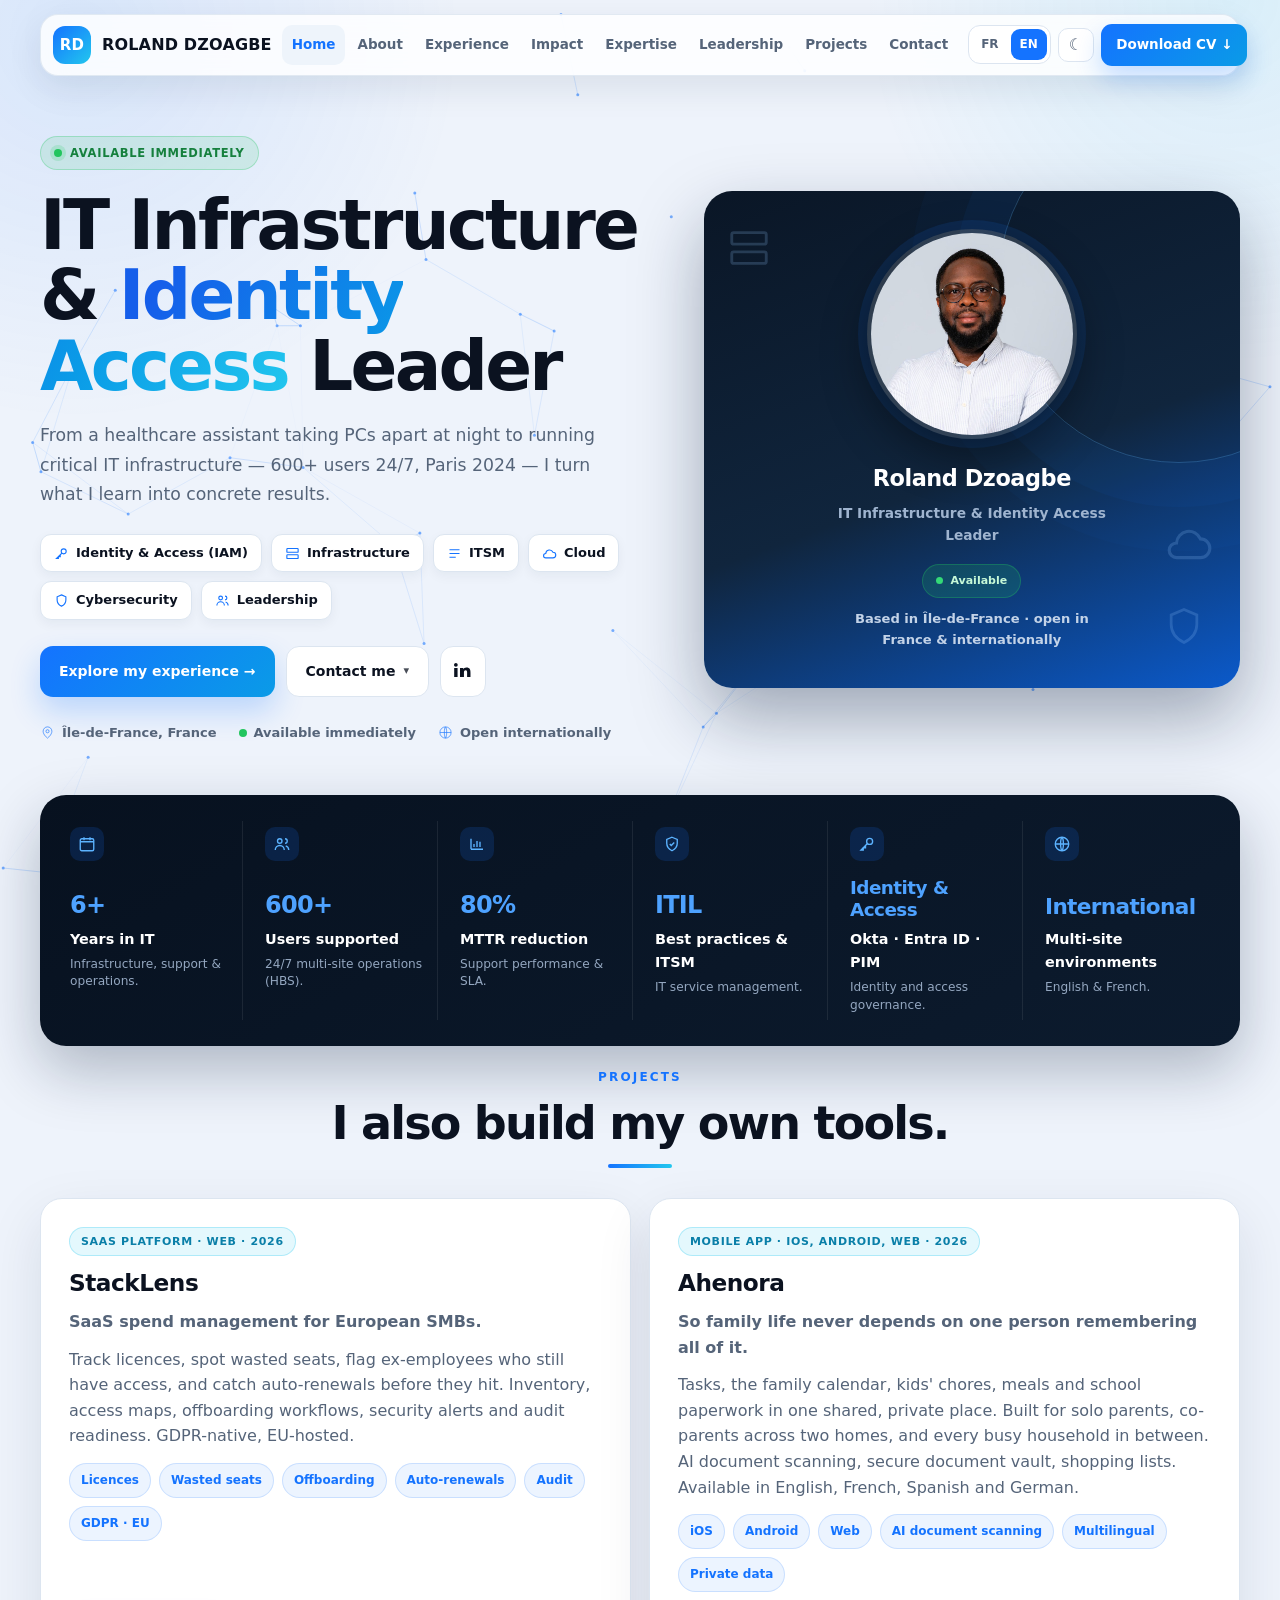
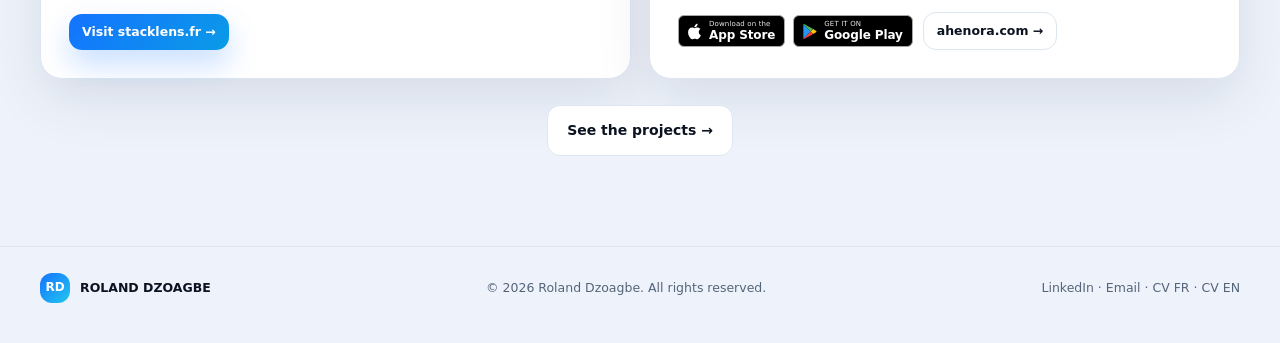
<file: index.html>
<!doctype html>
<html lang="fr">
<head>
  <meta charset="utf-8">
  <meta name="viewport" content="width=device-width, initial-scale=1">
  <title>Roland Dzoagbe | IT Infrastructure & Service Delivery Leader</title>
  <meta name="description" content="Roland Dzoagbe — Responsable Infrastructure, Opérations et Service Delivery IT. Microsoft 365, Azure, cybersécurité, ITSM et leadership.">
  <link rel="canonical" href="https://rdzoagbe.github.io/Portfolio.RDzoagbe/">
  <meta property="og:type" content="website">
  <meta property="og:url" content="https://rdzoagbe.github.io/Portfolio.RDzoagbe/">
  <meta property="og:site_name" content="Roland Dzoagbe — Portfolio">
  <meta property="og:title" content="Roland Dzoagbe | IT Infrastructure & Service Delivery Leader">
  <meta property="og:description" content="Roland Dzoagbe — Responsable Infrastructure, Opérations et Service Delivery IT. Microsoft 365, Azure, cybersécurité, ITSM et leadership.">
  <meta property="og:image" content="https://rdzoagbe.github.io/Portfolio.RDzoagbe/profile.jpg">
  <meta property="og:locale" content="fr_FR">
  <meta property="og:locale:alternate" content="en_US">
  <meta name="twitter:card" content="summary_large_image">
  <meta name="twitter:title" content="Roland Dzoagbe | IT Infrastructure & Service Delivery Leader">
  <meta name="twitter:description" content="Roland Dzoagbe — Responsable Infrastructure, Opérations et Service Delivery IT. Microsoft 365, Azure, cybersécurité, ITSM et leadership.">
  <meta name="twitter:image" content="https://rdzoagbe.github.io/Portfolio.RDzoagbe/profile.jpg">
  <meta name="color-scheme" content="light dark">
  <meta name="theme-color" content="#07111f">
  <meta name="build" content="20261105072540">
  <link rel="stylesheet" href="styles.css?v=20261105072540">
</head>
<body>
  <header class="nav" aria-label="Navigation principale">
    <a class="brand" href="index.html"><span class="logo">RD</span><span>ROLAND DZOAGBE</span></a>
    <nav class="navlinks">
      <a href="index.html" data-i18n="nav.home">Accueil</a><a href="about.html" data-i18n="nav.about">À propos</a><a href="experience.html" data-i18n="nav.exp">Expérience</a><a href="impact.html" data-i18n="nav.impact">Impact</a><a href="expertise.html" data-i18n="nav.expertise">Expertises</a><a href="leadership.html" data-i18n="nav.leadership">Leadership</a><a href="projects.html" data-i18n="nav.projects">Projets</a><a href="contact.html" data-i18n="nav.contact">Contact</a>
    </nav>
    <button class="icon-btn menu" id="menuBtn" type="button" aria-label="Menu">☰</button>
    <div class="nav-actions">
      <div class="lang" aria-label="Langue"><button id="frBtn" class="active" type="button">FR</button><button id="enBtn" type="button">EN</button></div>
      <button class="icon-btn" id="themeBtn" type="button" aria-label="Thème">☾</button>
      <a class="nav-cv" href="contact.html" data-i18n="nav.cv">Télécharger CV ↓</a>
    </div>
  </header>

  <main id="top">
<div class="page" id="home">
    <!-- HERO -->
    <section class="hero"><div class="container hero-grid">
      <div class="hero-copy reveal">
        <span class="badge" data-i18n="hero.badge">Disponible immédiatement</span>
        <h1><span data-i18n="hero.h1a">IT Infrastructure &amp; </span><span class="gradient" data-i18n="hero.h1b">Identity Access</span><span data-i18n="hero.h1c"> Leader</span></h1>
        <p class="hero-sub" data-i18n="hero.sub">Parti d'aide-soignant qui démontait des PC le soir, je pilote aujourd'hui des infrastructures IT critiques — 600+ utilisateurs en 24/7, Paris 2024 — en transformant ce que j'apprends en résultats concrets.</p>
        <div class="pills">
          <span class="pill"><svg viewBox="0 0 24 24" fill="none" stroke-width="1.8"><circle cx="15.5" cy="8.5" r="4"/><path d="M12.6 11.4L4 20v0h3v-3h3v-3z"/></svg><span data-i18n="pill.iam">Identités &amp; accès (IAM)</span></span>
          <span class="pill"><svg viewBox="0 0 24 24" fill="none" stroke-width="1.8"><rect x="3" y="4" width="18" height="6" rx="1"/><rect x="3" y="14" width="18" height="6" rx="1"/><path d="M7 7h.01M7 17h.01"/></svg><span data-i18n="pill.infra">Infrastructure</span></span>
          <span class="pill"><svg viewBox="0 0 24 24" fill="none" stroke-width="1.8"><path d="M4 6h16M4 12h16M4 18h10"/></svg>ITSM</span>
          <span class="pill"><svg viewBox="0 0 24 24" fill="none" stroke-width="1.8"><path d="M17.5 19a4.5 4.5 0 0 0 0-9 6 6 0 0 0-11.5 2A3.5 3.5 0 0 0 6 19z"/></svg>Cloud</span>
          <span class="pill"><svg viewBox="0 0 24 24" fill="none" stroke-width="1.8"><path d="M12 3l7 3v5c0 4.5-3 8-7 10-4-2-7-5.5-7-10V6z"/></svg>Cybersecurity</span>
          <span class="pill"><svg viewBox="0 0 24 24" fill="none" stroke-width="1.8"><circle cx="9" cy="8" r="3"/><path d="M3 20a6 6 0 0 1 12 0M16 5a3 3 0 0 1 0 6M21 20a6 6 0 0 0-4-5.6"/></svg>Leadership</span>
        </div>
        <div class="hero-actions">
          <a class="btn btn-primary" href="experience.html" data-i18n="hero.cta1">Découvrir mon parcours →</a>
          <div class="cdrop" id="cdrop">
            <button class="btn" id="contactBtn" type="button" aria-haspopup="true" aria-expanded="false"><span data-i18n="hero.cta2">Me contacter</span><span class="caret" aria-hidden="true">▾</span></button>
            <div class="cmenu" id="contactMenu" role="menu" aria-label="Contact">
              <a role="menuitem" href="mailto:rolanddzoagbe@gmail.com"><svg viewBox="0 0 24 24"><rect x="3" y="5" width="18" height="14" rx="2"/><path d="M3 7l9 6 9-6"/></svg>rolanddzoagbe@gmail.com</a>
              <a role="menuitem" href="tel:+33782884646"><svg viewBox="0 0 24 24"><path d="M22 16.9v3a2 2 0 0 1-2.2 2 19.8 19.8 0 0 1-8.6-3.1 19.5 19.5 0 0 1-6-6 19.8 19.8 0 0 1-3.1-8.7A2 2 0 0 1 4.1 2h3a2 2 0 0 1 2 1.7c.1 1 .4 1.9.7 2.8a2 2 0 0 1-.5 2.1L8.1 9.9a16 16 0 0 0 6 6l1.3-1.2a2 2 0 0 1 2.1-.5c.9.3 1.8.6 2.8.7a2 2 0 0 1 1.7 2z"/></svg>+33 7 82 88 46 46</a>
              <a role="menuitem" href="https://linkedin.com/in/r-dz" target="_blank" rel="noopener"><svg viewBox="0 0 24 24"><rect x="2" y="2" width="20" height="20" rx="3"/><path d="M6 9v8M6 6.5v.01M10 17v-4a2 2 0 0 1 4 0v4M10 11v6" stroke-width="1.6"/></svg>linkedin.com/in/r-dz</a>
              <a role="menuitem" href="https://github.com/rdzoagbe" target="_blank" rel="noopener"><svg viewBox="0 0 24 24"><path d="M9 19c-4 1.5-4-2-6-2m12 4v-3.5a3 3 0 0 0-.9-2.6c3-.3 6-1.5 6-6.6a5 5 0 0 0-1.4-3.5 4.6 4.6 0 0 0-.1-3.5s-1.1-.3-3.6 1.4a12 12 0 0 0-6.5 0C6.6 1.4 5.5 1.7 5.5 1.7a4.6 4.6 0 0 0-.1 3.5A5 5 0 0 0 4 8.7c0 5.1 3 6.3 6 6.6a3 3 0 0 0-.9 2.3V21"/></svg>github.com/rdzoagbe</a>
            </div>
          </div>
          <a class="btn btn-icon" href="https://linkedin.com/in/r-dz" target="_blank" rel="noopener" aria-label="LinkedIn"><svg width="18" height="18" viewBox="0 0 24 24" fill="currentColor"><path d="M4.98 3.5A2.5 2.5 0 1 1 0 3.5a2.5 2.5 0 0 1 4.98 0zM.25 8h4.5v12H.25zM8 8h4.3v1.64h.06c.6-1.13 2.06-2.32 4.24-2.32 4.54 0 5.37 2.99 5.37 6.88V20h-4.5v-5.9c0-1.41-.03-3.22-1.96-3.22-1.96 0-2.26 1.53-2.26 3.11V20H8z"/></svg></a>
        </div>
        <div class="hero-meta">
          <span><svg viewBox="0 0 24 24"><path d="M12 21s-7-5.2-7-11a7 7 0 0 1 14 0c0 5.8-7 11-7 11z"/><circle cx="12" cy="10" r="2.5"/></svg><span data-i18n="hero.loc">Île-de-France, France</span></span>
          <span><span class="dotg"></span><span data-i18n="hero.avail">Disponible immédiatement</span></span>
          <span><svg viewBox="0 0 24 24"><circle cx="12" cy="12" r="9"/><path d="M3 12h18M12 3c2.5 2.5 2.5 15 0 18M12 3c-2.5 2.5-2.5 15 0 18"/></svg><span data-i18n="hero.intl">Ouvert à l'international</span></span>
        </div>
      </div>
      <aside class="hero-card reveal">
        <div class="hc-icons">
          <svg style="width:46px;height:46px;left:22px;top:34px" viewBox="0 0 24 24"><rect x="3" y="4" width="18" height="6" rx="1"/><rect x="3" y="14" width="18" height="6" rx="1"/></svg>
          <svg style="width:50px;height:50px;right:26px;bottom:120px" viewBox="0 0 24 24"><path d="M17.5 19a4.5 4.5 0 0 0 0-9 6 6 0 0 0-11.5 2A3.5 3.5 0 0 0 6 19z"/></svg>
          <svg style="width:44px;height:44px;right:34px;bottom:40px" viewBox="0 0 24 24"><path d="M12 3l7 3v5c0 4.5-3 8-7 10-4-2-7-5.5-7-10V6z"/></svg>
        </div>
        <div class="portrait"><img src="./profile.jpg" alt="Roland Dzoagbe" loading="eager" onerror="this.style.display='none';this.nextElementSibling.style.display='flex'"><span class="initials">RD</span></div>
        <div class="hc-name">Roland Dzoagbe</div>
        <div class="hc-role" data-i18n="hero.cardrole">Responsable Infrastructure IT &amp; Gestion des identités</div>
        <div class="hc-tag"><span class="av" data-i18n="hero.cardav">Disponible</span><p data-i18n="hero.cardtxt">Basé en Île-de-France · ouvert France &amp; international</p></div>
      </aside>
    </div></section>

    <!-- STATS -->
    <div class="container reveal"><div class="stats-wrap"><div class="stats">
      <div class="stat"><span class="ic"><svg viewBox="0 0 24 24"><rect x="3" y="5" width="18" height="16" rx="2"/><path d="M3 9h18M8 3v4M16 3v4"/></svg></span><span class="val">6+</span><b data-i18n="st.1b">Ans d'expérience IT</b><span data-i18n="st.1d">Infrastructure, support & opérations.</span></div>
      <div class="stat"><span class="ic"><svg viewBox="0 0 24 24"><circle cx="9" cy="8" r="3"/><path d="M3 20a6 6 0 0 1 12 0M16 5a3 3 0 0 1 0 6M21 20a6 6 0 0 0-4-5.6"/></svg></span><span class="val">600+</span><b data-i18n="st.2b">Utilisateurs accompagnés</b><span data-i18n="st.2d">Opérations 24/7 multi-sites (HBS).</span></div>
      <div class="stat"><span class="ic"><svg viewBox="0 0 24 24"><path d="M4 19V5M4 19h16M8 16v-4M12 16V8M16 16v-7"/></svg></span><span class="val">80%</span><b data-i18n="st.3b">Réduction du MTTR</b><span data-i18n="st.3d">Performance support & SLA.</span></div>
      <div class="stat"><span class="ic"><svg viewBox="0 0 24 24"><path d="M12 3l7 3v5c0 4.5-3 8-7 10-4-2-7-5.5-7-10V6z"/><path d="M9 12l2 2 4-4"/></svg></span><span class="val">ITIL</span><b data-i18n="st.4b">Bonnes pratiques & ITSM</b><span data-i18n="st.4d">Gestion des services IT.</span></div>
      <div class="stat"><span class="ic"><svg viewBox="0 0 24 24" fill="none" stroke-width="1.8"><circle cx="15.5" cy="8.5" r="4"/><path d="M12.6 11.4L4 20v0h3v-3h3v-3z"/></svg></span><span class="val" style="font-size:1.15rem" data-i18n="st.5v">Identités &amp; accès</span><b data-i18n="st.5b">Okta · Entra ID · PIM</b><span data-i18n="st.5d">Gouvernance des identités et des accès.</span></div>
      <div class="stat"><span class="ic"><svg viewBox="0 0 24 24"><circle cx="12" cy="12" r="9"/><path d="M3 12h18M12 3c2.5 2.5 2.5 15 0 18M12 3c-2.5 2.5-2.5 15 0 18"/></svg></span><span class="val" style="font-size:1.35rem">International</span><b data-i18n="st.6b">Environnements multi-sites</b><span data-i18n="st.6d">Anglais & français.</span></div>
    </div></div></div>
    <!-- PROJECTS TEASER -->
    <section class="home-proj"><div class="container reveal">
      <span class="kicker" data-i18n="hp.kicker">Projets</span>
      <h2 class="sec-title" data-i18n="hp.title">Je construis aussi mes propres outils.</h2>
      <div class="title-underline"></div>
      <div class="proj-grid">
        <article class="proj-card">
          <span class="proj-type" data-i18n="hp.s.type">Plateforme SaaS · Web · 2026</span>
          <h3>StackLens</h3>
          <p class="proj-tagline" data-i18n="hp.s.tag">La gestion des dépenses SaaS pour les PME européennes.</p>
          <p data-i18n="hp.s.desc">Suivi des licences, détection des sièges inutilisés, alerte sur les anciens collaborateurs qui ont encore des accès, et anticipation des renouvellements automatiques avant qu'ils ne soient facturés. Inventaire, cartographie des accès, workflows d'offboarding, alertes de sécurité et préparation aux audits. Conforme RGPD, hébergé en Europe.</p>
          <div class="tags"><span class="tag" data-i18n="hp.s.t1">Licences</span><span class="tag" data-i18n="hp.s.t2">Sièges inutilisés</span><span class="tag" data-i18n="hp.s.t3">Offboarding</span><span class="tag" data-i18n="hp.s.t4">Renouvellements</span><span class="tag" data-i18n="hp.s.t5">Audit</span><span class="tag" data-i18n="hp.s.t6">RGPD · UE</span></div>
          <div class="proj-links"><a class="btn btn-primary" href="https://stacklens.fr" target="_blank" rel="noopener" data-i18n="hp.s.link">Voir stacklens.fr →</a></div>
        </article>
        <article class="proj-card">
          <span class="proj-type" data-i18n="hp.a.type">Application mobile · iOS, Android, Web · 2026</span>
          <h3>Ahenora</h3>
          <p class="proj-tagline" data-i18n="hp.a.tag">Pour que la vie de famille ne repose plus sur une seule mémoire.</p>
          <p data-i18n="hp.a.desc">Tâches, calendrier familial, corvées des enfants, repas et paperasse scolaire réunis dans un espace partagé et privé. Pensé pour les parents solos, les coparents entre deux foyers et toutes les familles occupées. Numérisation de documents par IA, coffre-fort sécurisé, listes de courses. Disponible en français, anglais, espagnol et allemand.</p>
          <div class="tags"><span class="tag" data-i18n="hp.a.t1">iOS</span><span class="tag" data-i18n="hp.a.t2">Android</span><span class="tag" data-i18n="hp.a.t3">Web</span><span class="tag" data-i18n="hp.a.t4">IA (scan de documents)</span><span class="tag" data-i18n="hp.a.t5">Multilingue</span><span class="tag" data-i18n="hp.a.t6">Données privées</span></div>
          <div class="proj-links"><div class="store-badges"><a class="store-badge" href="https://apps.apple.com/us/app/ahenora-family-organizer/id6806811163" target="_blank" rel="noopener" aria-label="Ahenora sur l'App Store"><svg viewBox="0 0 24 24" fill="currentColor" aria-hidden="true"><path d="M16.365 1.43c0 1.14-.493 2.27-1.177 3.08-.744.9-1.99 1.57-2.987 1.57-.12 0-.23-.02-.3-.03-.01-.06-.04-.22-.04-.39 0-1.15.572-2.27 1.206-2.98.804-.94 2.142-1.64 3.248-1.68.03.13.05.28.05.43zm4.565 15.71c-.03.07-.463 1.58-1.518 3.12-.945 1.34-1.94 2.71-3.43 2.71-1.517 0-1.9-.88-3.63-.88-1.698 0-2.302.91-3.67.91-1.377 0-2.332-1.26-3.428-2.8-1.287-1.82-2.323-4.63-2.323-7.28 0-4.28 2.797-6.55 5.552-6.55 1.448 0 2.675.95 3.6.95.865 0 2.222-1.01 3.902-1.01.613 0 2.886.06 4.374 2.19-.13.09-2.383 1.37-2.383 4.19 0 3.26 2.854 4.42 2.955 4.45z"/></svg><span><small data-i18n="hp.a.ios1">Télécharger dans l'</small><b>App Store</b></span></a><a class="store-badge" href="https://play.google.com/store/apps/details?id=com.householdcoo.app" target="_blank" rel="noopener" aria-label="Ahenora sur Google Play"><svg viewBox="0 0 24 24" aria-hidden="true"><path d="M3.61 1.81L13.5 12 3.61 22.19c-.25-.24-.36-.56-.36-.93V2.74c0-.37.11-.69.36-.93z" fill="#2196F3"/><path d="M17.05 15.55L13.5 12l3.55-3.55 4.09 2.35c.83.48.83 1.92 0 2.4z" fill="#FFC107"/><path d="M17.05 8.45L13.5 12 3.61 1.81c.4-.4 1.05-.5 1.6-.19z" fill="#4CAF50"/><path d="M17.05 15.55l-11.84 6.83c-.55.31-1.2.21-1.6-.19L13.5 12z" fill="#F44336"/></svg><span><small data-i18n="hp.a.and1">DISPONIBLE SUR</small><b>Google Play</b></span></a></div><a class="btn" href="https://ahenora.com" target="_blank" rel="noopener" data-i18n="hp.a.link">ahenora.com →</a></div>
        </article>
      </div>
      <div class="more"><a class="btn" href="projects.html" data-i18n="hp.more">Voir les projets →</a></div>
    </div></section>
    </div><!-- /home -->
  </main>

  <footer><div class="container footer-row">
    <span class="footer-brand"><span class="logo">RD</span>ROLAND DZOAGBE</span>
    <span data-i18n="foot.copy">© 2026 Roland Dzoagbe. Tous droits réservés.</span>
    <span><a href="https://linkedin.com/in/r-dz" target="_blank" rel="noopener">LinkedIn</a> · <a href="mailto:rolanddzoagbe@gmail.com">Email</a> · <a href="./Roland_Dzoagbe_FR.pdf?v=13" download>CV FR</a> · <a href="./Roland_Dzoagbe_EN.pdf?v=13" download>CV EN</a></span>
  </div></footer>
  <script src="app.js?v=20261105072540"></script>
</body>
</html>
</file>
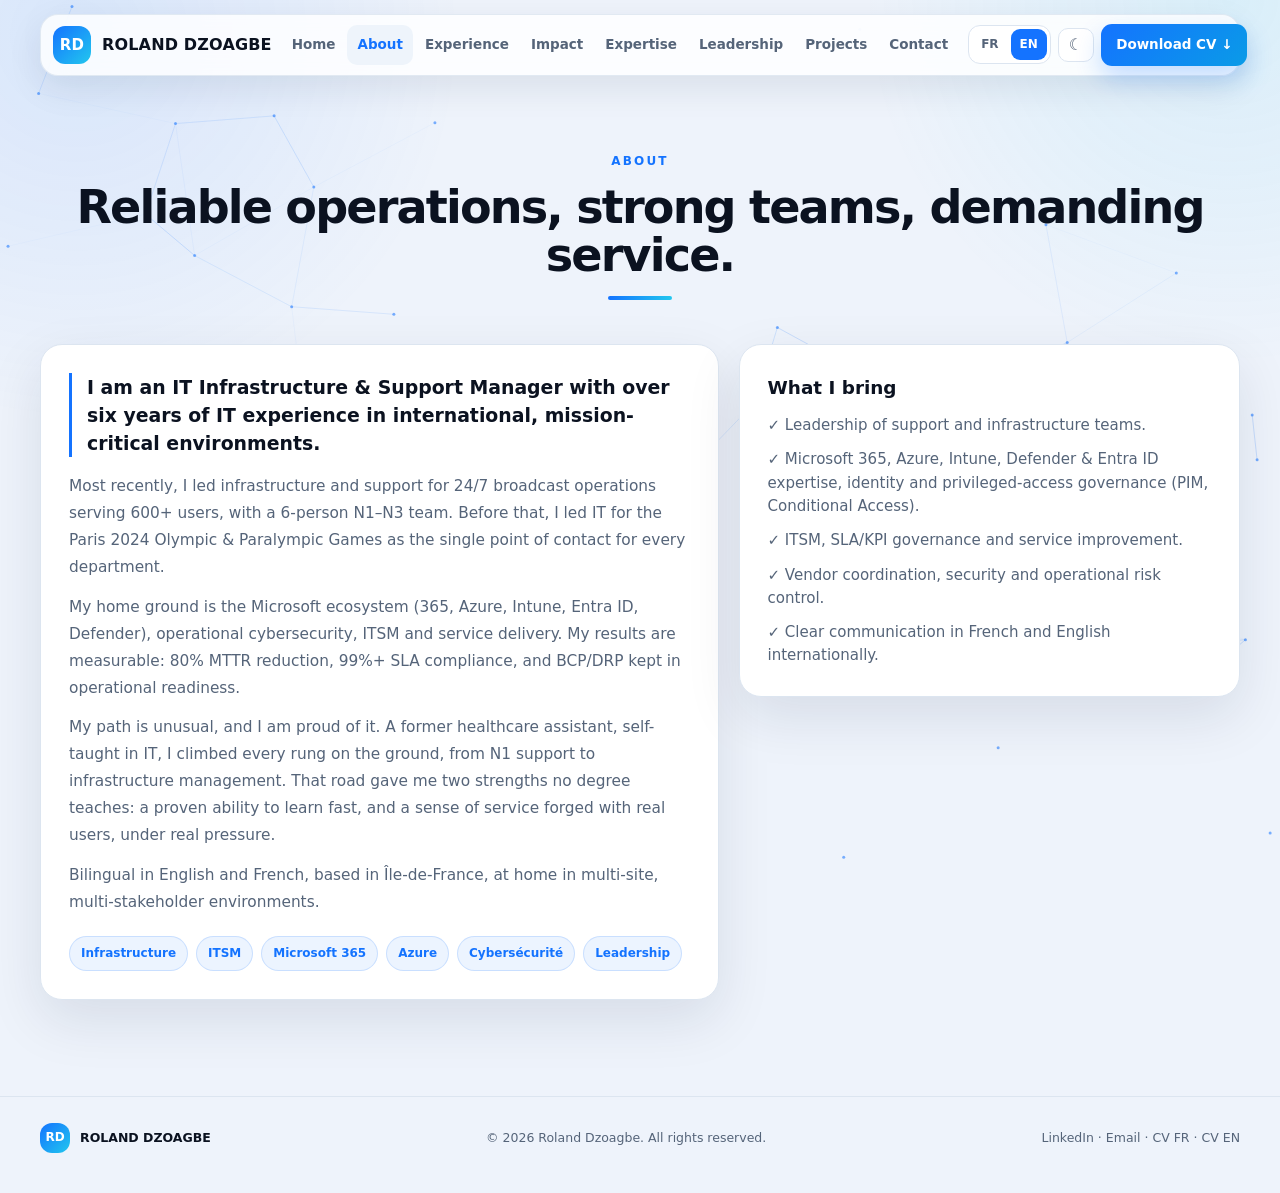
<file: about.html>
<!doctype html>
<html lang="fr">
<head>
  <meta charset="utf-8">
  <meta name="viewport" content="width=device-width, initial-scale=1">
  <title>À propos — Roland Dzoagbe</title>
  <meta name="description" content="Profil de Roland Dzoagbe : leadership avec profondeur technique, ce qu'il apporte en infrastructure, ITSM, cloud et cybersécurité.">
  <link rel="canonical" href="https://rdzoagbe.github.io/Portfolio.RDzoagbe/about.html">
  <meta property="og:type" content="website">
  <meta property="og:url" content="https://rdzoagbe.github.io/Portfolio.RDzoagbe/about.html">
  <meta property="og:site_name" content="Roland Dzoagbe — Portfolio">
  <meta property="og:title" content="À propos — Roland Dzoagbe">
  <meta property="og:description" content="Profil de Roland Dzoagbe : leadership avec profondeur technique, ce qu'il apporte en infrastructure, ITSM, cloud et cybersécurité.">
  <meta property="og:image" content="https://rdzoagbe.github.io/Portfolio.RDzoagbe/profile.jpg">
  <meta property="og:locale" content="fr_FR">
  <meta property="og:locale:alternate" content="en_US">
  <meta name="twitter:card" content="summary_large_image">
  <meta name="twitter:title" content="À propos — Roland Dzoagbe">
  <meta name="twitter:description" content="Profil de Roland Dzoagbe : leadership avec profondeur technique, ce qu'il apporte en infrastructure, ITSM, cloud et cybersécurité.">
  <meta name="twitter:image" content="https://rdzoagbe.github.io/Portfolio.RDzoagbe/profile.jpg">
  <meta name="color-scheme" content="light dark">
  <meta name="theme-color" content="#07111f">
  <meta name="build" content="20261105072540">
  <link rel="stylesheet" href="styles.css?v=20261105072540">
</head>
<body>
  <header class="nav" aria-label="Navigation principale">
    <a class="brand" href="index.html"><span class="logo">RD</span><span>ROLAND DZOAGBE</span></a>
    <nav class="navlinks">
      <a href="index.html" data-i18n="nav.home">Accueil</a><a href="about.html" data-i18n="nav.about">À propos</a><a href="experience.html" data-i18n="nav.exp">Expérience</a><a href="impact.html" data-i18n="nav.impact">Impact</a><a href="expertise.html" data-i18n="nav.expertise">Expertises</a><a href="leadership.html" data-i18n="nav.leadership">Leadership</a><a href="projects.html" data-i18n="nav.projects">Projets</a><a href="contact.html" data-i18n="nav.contact">Contact</a>
    </nav>
    <button class="icon-btn menu" id="menuBtn" type="button" aria-label="Menu">☰</button>
    <div class="nav-actions">
      <div class="lang" aria-label="Langue"><button id="frBtn" class="active" type="button">FR</button><button id="enBtn" type="button">EN</button></div>
      <button class="icon-btn" id="themeBtn" type="button" aria-label="Thème">☾</button>
      <a class="nav-cv" href="contact.html" data-i18n="nav.cv">Télécharger CV ↓</a>
    </div>
  </header>

  <main id="top">
<section id="about" class="page"><div class="container reveal">
      <span class="kicker" data-i18n="about.kicker">À propos</span>
      <h2 class="sec-title" data-i18n="about.title">Des opérations fiables, des équipes solides, un service exigeant.</h2>
      <div class="title-underline"></div>
      <div class="about-grid">
        <div class="about-card story">
          <p class="lead" data-i18n="about.lead">Je suis Responsable Infrastructure & Support IT, avec plus de six ans d'expérience IT dans des environnements internationaux et critiques.</p>
          <p data-i18n="about.s2">Mon dernier poste : diriger l'infrastructure et le support d'opérations de diffusion en 24/7 pour 600+ utilisateurs, avec une équipe N1–N3 de 6 personnes. Avant cela, j'ai piloté l'IT des Jeux Olympiques &amp; Paralympiques de Paris 2024 en tant que point de contact unique de tous les départements.</p>
          <p data-i18n="about.s3">Mon terrain, c'est l'écosystème Microsoft (365, Azure, Intune, Entra ID, Defender), la cybersécurité opérationnelle, l'ITSM et le service delivery. Mes résultats se mesurent : réduction du MTTR de 80 %, plus de 99 % de SLA respectés, PCA/PRA maintenus en conditions opérationnelles.</p>
          <p data-i18n="about.s4">Mon parcours est atypique, et j'en suis fier. Ancien aide-soignant, formé à l'IT en autodidacte, j'ai gravi chaque échelon sur le terrain, du support N1 au management d'infrastructure. Ce chemin m'a donné deux forces que les diplômes n'enseignent pas : une capacité éprouvée à apprendre vite, et un sens du service forgé au contact de vrais utilisateurs, sous vraie pression.</p>
          <p data-i18n="about.s5">Bilingue anglais et français, basé en Île-de-France, à l'aise dans les environnements multi-sites et multi-acteurs.</p>
          <div class="tags" style="margin-top:20px"><span class="tag">Infrastructure</span><span class="tag">ITSM</span><span class="tag">Microsoft 365</span><span class="tag">Azure</span><span class="tag">Cybersécurité</span><span class="tag">Leadership</span></div>
        </div>
        <div class="about-card">
          <h3 data-i18n="about.p2t">Ce que j'apporte</h3>
          <ul style="list-style:none;display:grid;gap:11px">
            <li style="color:var(--muted);font-size:.94rem;line-height:1.55" data-i18n="about.b1">✓ Management d'équipes support et infrastructure.</li>
            <li style="color:var(--muted);font-size:.94rem;line-height:1.55" data-i18n="about.b2">✓ Expertise Microsoft 365, Azure, Intune, Defender & Entra ID, gouvernance des identités et des accès privilégiés (PIM, accès conditionnel).</li>
            <li style="color:var(--muted);font-size:.94rem;line-height:1.55" data-i18n="about.b3">✓ ITSM, gouvernance SLA/KPI et amélioration de service.</li>
            <li style="color:var(--muted);font-size:.94rem;line-height:1.55" data-i18n="about.b4">✓ Coordination fournisseurs, sécurité et maîtrise des risques.</li>
            <li style="color:var(--muted);font-size:.94rem;line-height:1.55" data-i18n="about.b5">✓ Communication claire en français et en anglais à l'international.</li>
          </ul>
        </div>
      </div>
    </div></section>
  </main>

  <footer><div class="container footer-row">
    <span class="footer-brand"><span class="logo">RD</span>ROLAND DZOAGBE</span>
    <span data-i18n="foot.copy">© 2026 Roland Dzoagbe. Tous droits réservés.</span>
    <span><a href="https://linkedin.com/in/r-dz" target="_blank" rel="noopener">LinkedIn</a> · <a href="mailto:rolanddzoagbe@gmail.com">Email</a> · <a href="./Roland_Dzoagbe_FR.pdf?v=13" download>CV FR</a> · <a href="./Roland_Dzoagbe_EN.pdf?v=13" download>CV EN</a></span>
  </div></footer>
  <script src="app.js?v=20261105072540"></script>
</body>
</html>
</file>
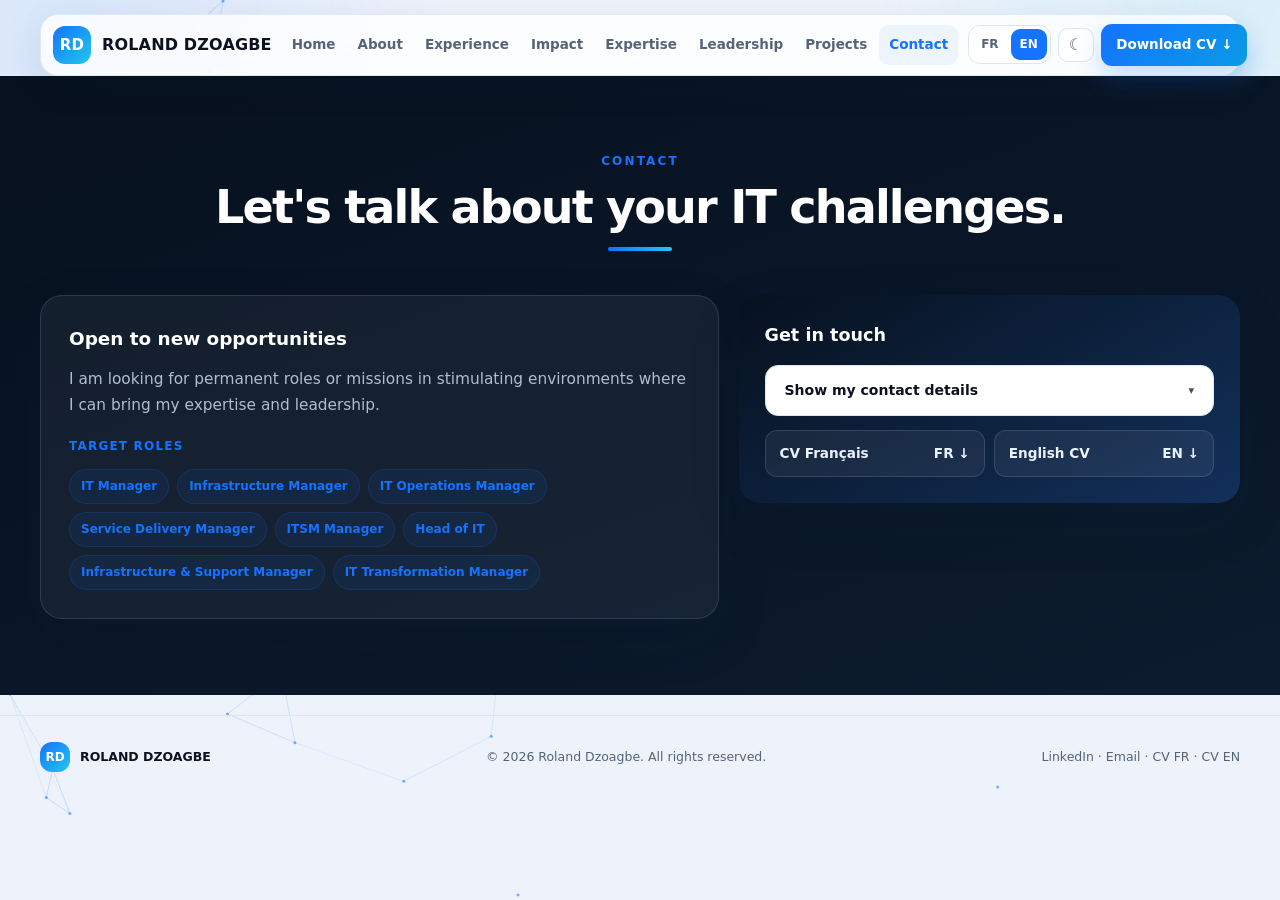
<file: contact.html>
<!doctype html>
<html lang="fr">
<head>
  <meta charset="utf-8">
  <meta name="viewport" content="width=device-width, initial-scale=1">
  <title>Contact — Roland Dzoagbe</title>
  <meta name="description" content="Contactez Roland Dzoagbe : email, téléphone, LinkedIn, GitHub et téléchargement de CV (FR/EN).">
  <link rel="canonical" href="https://rdzoagbe.github.io/Portfolio.RDzoagbe/contact.html">
  <meta property="og:type" content="website">
  <meta property="og:url" content="https://rdzoagbe.github.io/Portfolio.RDzoagbe/contact.html">
  <meta property="og:site_name" content="Roland Dzoagbe — Portfolio">
  <meta property="og:title" content="Contact — Roland Dzoagbe">
  <meta property="og:description" content="Contactez Roland Dzoagbe : email, téléphone, LinkedIn, GitHub et téléchargement de CV (FR/EN).">
  <meta property="og:image" content="https://rdzoagbe.github.io/Portfolio.RDzoagbe/profile.jpg">
  <meta property="og:locale" content="fr_FR">
  <meta property="og:locale:alternate" content="en_US">
  <meta name="twitter:card" content="summary_large_image">
  <meta name="twitter:title" content="Contact — Roland Dzoagbe">
  <meta name="twitter:description" content="Contactez Roland Dzoagbe : email, téléphone, LinkedIn, GitHub et téléchargement de CV (FR/EN).">
  <meta name="twitter:image" content="https://rdzoagbe.github.io/Portfolio.RDzoagbe/profile.jpg">
  <meta name="color-scheme" content="light dark">
  <meta name="theme-color" content="#07111f">
  <meta name="build" content="20261105072540">
  <link rel="stylesheet" href="styles.css?v=20261105072540">
</head>
<body>
  <header class="nav" aria-label="Navigation principale">
    <a class="brand" href="index.html"><span class="logo">RD</span><span>ROLAND DZOAGBE</span></a>
    <nav class="navlinks">
      <a href="index.html" data-i18n="nav.home">Accueil</a><a href="about.html" data-i18n="nav.about">À propos</a><a href="experience.html" data-i18n="nav.exp">Expérience</a><a href="impact.html" data-i18n="nav.impact">Impact</a><a href="expertise.html" data-i18n="nav.expertise">Expertises</a><a href="leadership.html" data-i18n="nav.leadership">Leadership</a><a href="projects.html" data-i18n="nav.projects">Projets</a><a href="contact.html" data-i18n="nav.contact">Contact</a>
    </nav>
    <button class="icon-btn menu" id="menuBtn" type="button" aria-label="Menu">☰</button>
    <div class="nav-actions">
      <div class="lang" aria-label="Langue"><button id="frBtn" class="active" type="button">FR</button><button id="enBtn" type="button">EN</button></div>
      <button class="icon-btn" id="themeBtn" type="button" aria-label="Thème">☾</button>
      <a class="nav-cv" href="contact.html" data-i18n="nav.cv">Télécharger CV ↓</a>
    </div>
  </header>

  <main id="top">
<section id="contact" class="page dark-section"><div class="container reveal">
      <span class="kicker" data-i18n="ct.kicker">Contact</span>
      <h2 class="sec-title" data-i18n="ct.title">Parlons de vos enjeux IT.</h2>
      <div class="title-underline"></div>
      <div class="about-grid">
        <div>
          <div class="about-card" style="background:rgba(255,255,255,.05);border-color:rgba(148,163,184,.2);color:#fff">
            <h3 data-i18n="ct.opent">Ouvert à de nouvelles opportunités</h3>
            <p style="color:#aebed2" data-i18n="ct.openp">Je recherche des missions ou postes en CDI dans des environnements stimulants où je peux apporter mon expertise et mon leadership.</p>
            <div class="opps"><h4 data-i18n="ct.roles">Postes cibles</h4>
              <div class="tags"><span class="tag">IT Manager</span><span class="tag">Infrastructure Manager</span><span class="tag">IT Operations Manager</span><span class="tag">Service Delivery Manager</span><span class="tag">ITSM Manager</span><span class="tag">Head of IT</span><span class="tag">Infrastructure & Support Manager</span><span class="tag">IT Transformation Manager</span></div>
            </div>
          </div>
        </div>
        <div class="contact-card">
          <h3 data-i18n="ct.reach">Restons en contact</h3>
          <div class="cdrop cdrop-wide" style="margin-bottom:14px">
            <button class="btn cbtn-wide" type="button" aria-haspopup="true" aria-expanded="false"><span data-i18n="ct.show">Afficher mes coordonnées</span><span class="caret" aria-hidden="true">▾</span></button>
            <div class="cmenu" role="menu" aria-label="Contact">
              <a role="menuitem" href="mailto:rolanddzoagbe@gmail.com"><svg viewBox="0 0 24 24"><rect x="3" y="5" width="18" height="14" rx="2"/><path d="M3 7l9 6 9-6"/></svg>rolanddzoagbe@gmail.com</a>
              <a role="menuitem" href="tel:+33782884646"><svg viewBox="0 0 24 24"><path d="M22 16.9v3a2 2 0 0 1-2.2 2 19.8 19.8 0 0 1-8.6-3.1 19.5 19.5 0 0 1-6-6 19.8 19.8 0 0 1-3.1-8.7A2 2 0 0 1 4.1 2h3a2 2 0 0 1 2 1.7c.1 1 .4 1.9.7 2.8a2 2 0 0 1-.5 2.1L8.1 9.9a16 16 0 0 0 6 6l1.3-1.2a2 2 0 0 1 2.1-.5c.9.3 1.8.6 2.8.7a2 2 0 0 1 1.7 2z"/></svg>+33 7 82 88 46 46</a>
              <a role="menuitem" href="https://linkedin.com/in/r-dz" target="_blank" rel="noopener"><svg viewBox="0 0 24 24"><rect x="2" y="2" width="20" height="20" rx="3"/><path d="M6 9v8M6 6.5v.01M10 17v-4a2 2 0 0 1 4 0v4M10 11v6" stroke-width="1.6"/></svg>linkedin.com/in/r-dz</a>
              <a role="menuitem" href="https://github.com/rdzoagbe" target="_blank" rel="noopener"><svg viewBox="0 0 24 24"><path d="M9 19c-4 1.5-4-2-6-2m12 4v-3.5a3 3 0 0 0-.9-2.6c3-.3 6-1.5 6-6.6a5 5 0 0 0-1.4-3.5 4.6 4.6 0 0 0-.1-3.5s-1.1-.3-3.6 1.4a12 12 0 0 0-6.5 0C6.6 1.4 5.5 1.7 5.5 1.7a4.6 4.6 0 0 0-.1 3.5A5 5 0 0 0 4 8.7c0 5.1 3 6.3 6 6.6a3 3 0 0 0-.9 2.3V21"/></svg>github.com/rdzoagbe</a>
            </div>
          </div>
          <div class="cv-row">
            <a href="./Roland_Dzoagbe_FR.pdf?v=13" download><span data-i18n="ct.cvfr">CV Français</span><strong>FR ↓</strong></a>
            <a href="./Roland_Dzoagbe_EN.pdf?v=13" download><span data-i18n="ct.cven">English CV</span><strong>EN ↓</strong></a>
          </div>
        </div>
      </div>
    </div></section>
  </main>

  <footer><div class="container footer-row">
    <span class="footer-brand"><span class="logo">RD</span>ROLAND DZOAGBE</span>
    <span data-i18n="foot.copy">© 2026 Roland Dzoagbe. Tous droits réservés.</span>
    <span><a href="https://linkedin.com/in/r-dz" target="_blank" rel="noopener">LinkedIn</a> · <a href="mailto:rolanddzoagbe@gmail.com">Email</a> · <a href="./Roland_Dzoagbe_FR.pdf?v=13" download>CV FR</a> · <a href="./Roland_Dzoagbe_EN.pdf?v=13" download>CV EN</a></span>
  </div></footer>
  <script src="app.js?v=20261105072540"></script>
</body>
</html>
</file>
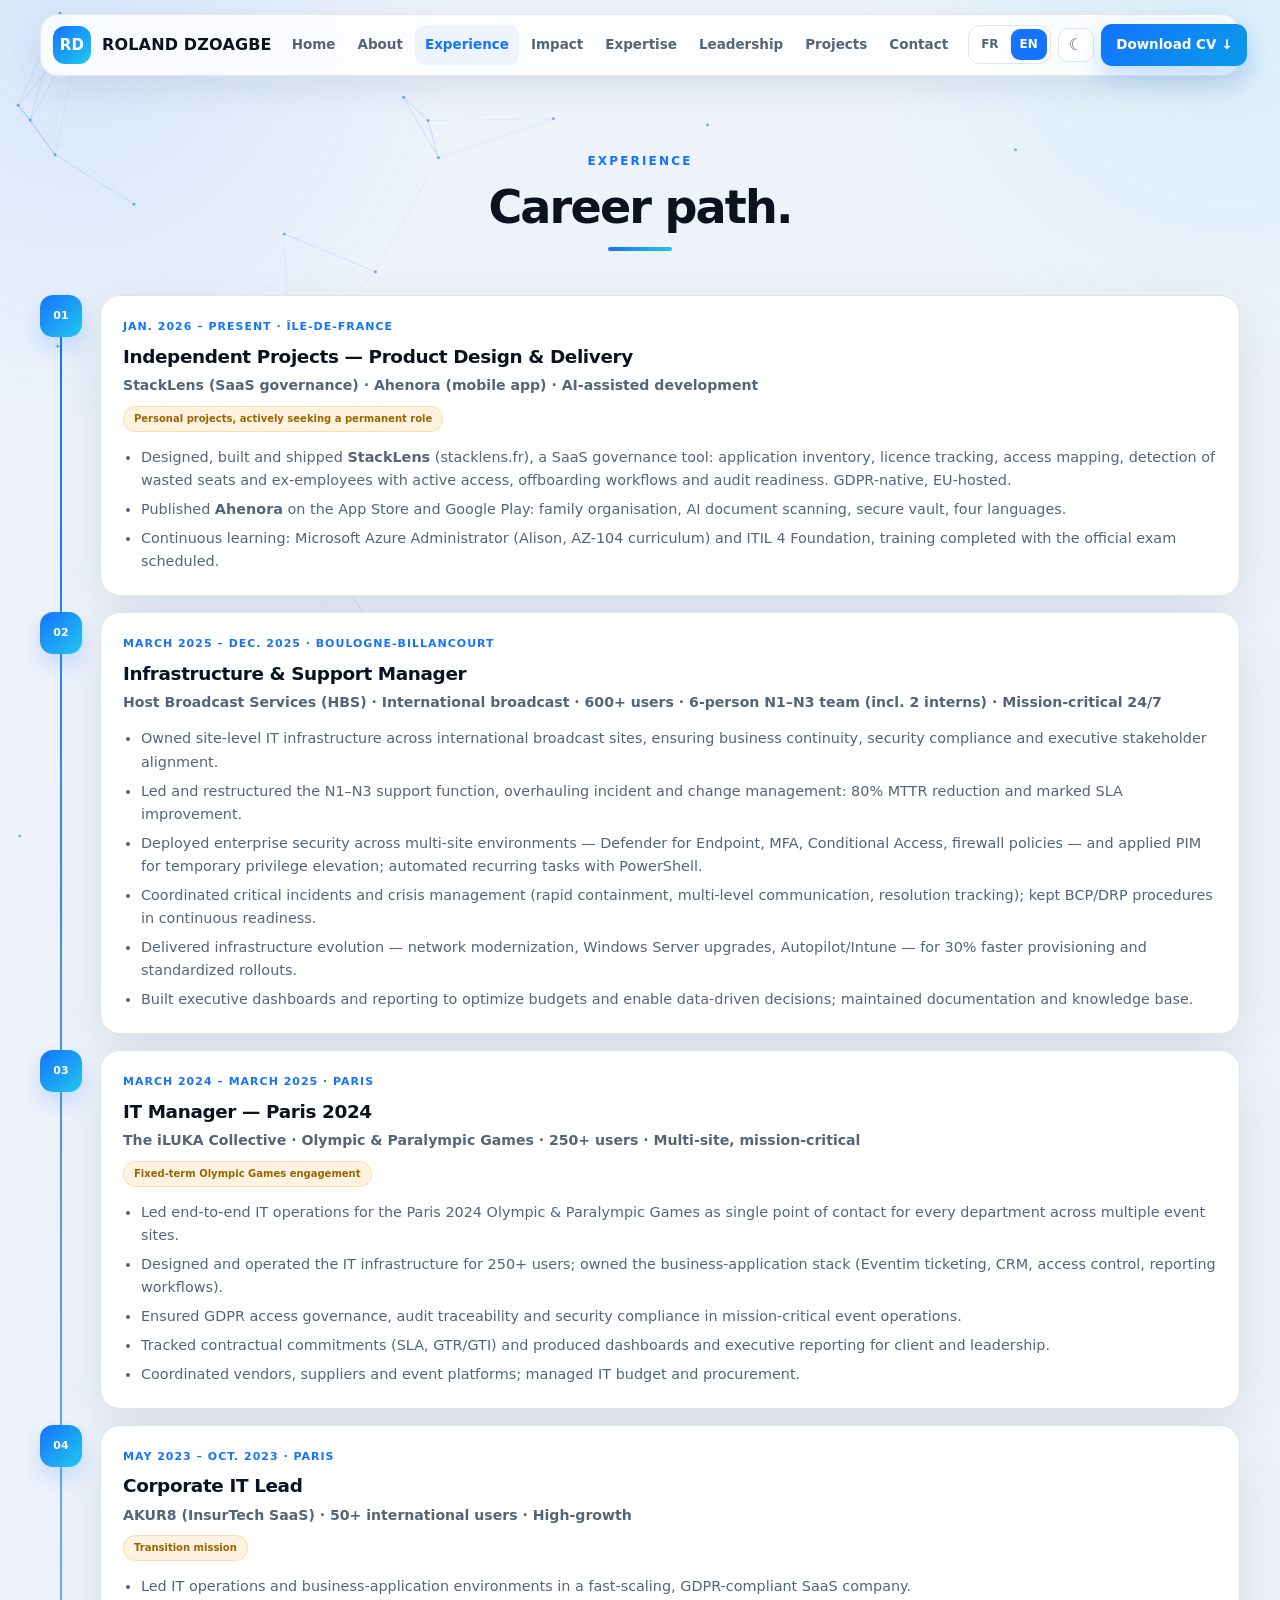
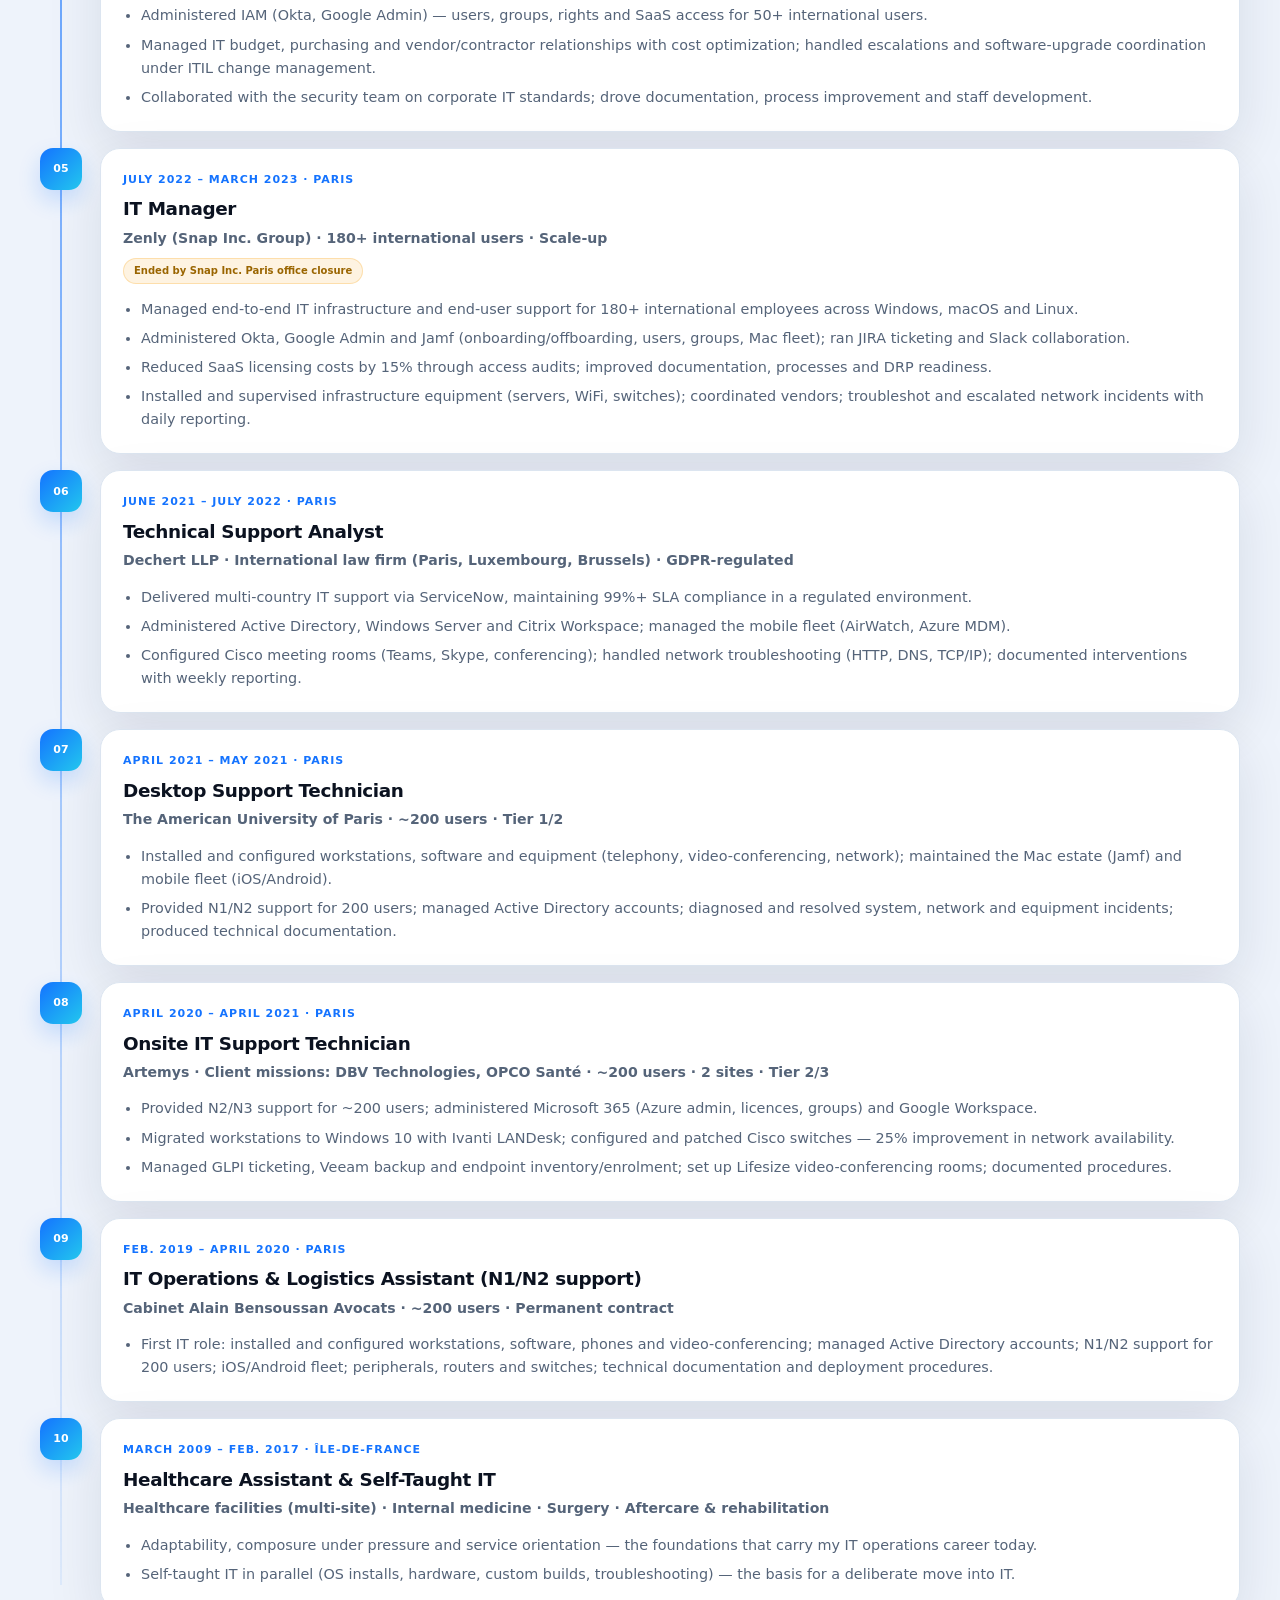
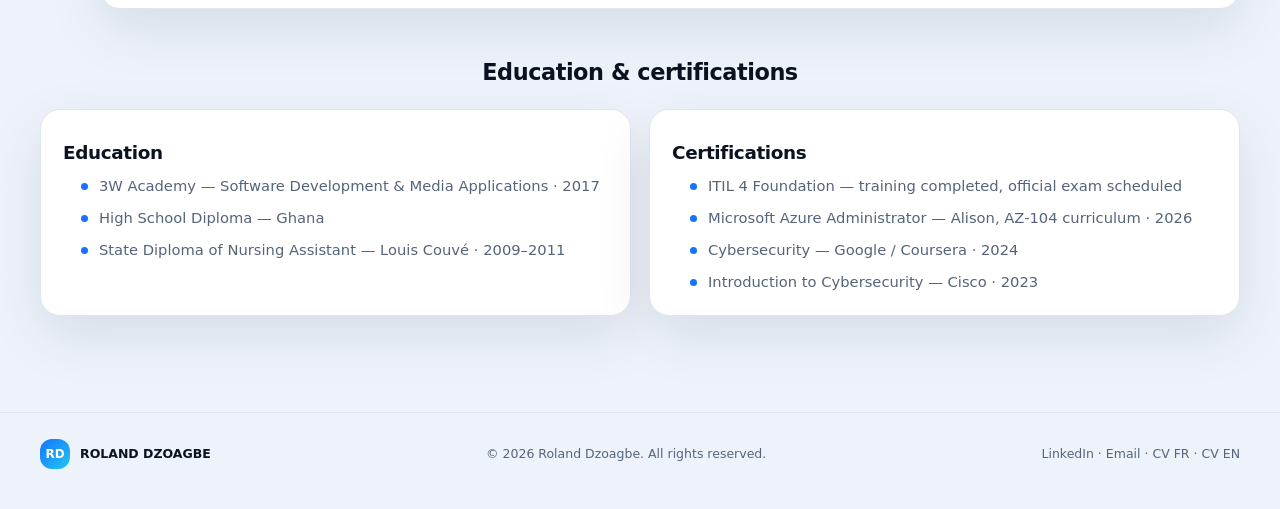
<file: experience.html>
<!doctype html>
<html lang="fr">
<head>
  <meta charset="utf-8">
  <meta name="viewport" content="width=device-width, initial-scale=1">
  <title>Expérience — Roland Dzoagbe</title>
  <meta name="description" content="Parcours professionnel de Roland Dzoagbe : HBS, Paris 2024 (iLUKA), AKUR8, Zenly, Dechert, Artemys et débuts en santé.">
  <link rel="canonical" href="https://rdzoagbe.github.io/Portfolio.RDzoagbe/experience.html">
  <meta property="og:type" content="website">
  <meta property="og:url" content="https://rdzoagbe.github.io/Portfolio.RDzoagbe/experience.html">
  <meta property="og:site_name" content="Roland Dzoagbe — Portfolio">
  <meta property="og:title" content="Expérience — Roland Dzoagbe">
  <meta property="og:description" content="Parcours professionnel de Roland Dzoagbe : HBS, Paris 2024 (iLUKA), AKUR8, Zenly, Dechert, Artemys et débuts en santé.">
  <meta property="og:image" content="https://rdzoagbe.github.io/Portfolio.RDzoagbe/profile.jpg">
  <meta property="og:locale" content="fr_FR">
  <meta property="og:locale:alternate" content="en_US">
  <meta name="twitter:card" content="summary_large_image">
  <meta name="twitter:title" content="Expérience — Roland Dzoagbe">
  <meta name="twitter:description" content="Parcours professionnel de Roland Dzoagbe : HBS, Paris 2024 (iLUKA), AKUR8, Zenly, Dechert, Artemys et débuts en santé.">
  <meta name="twitter:image" content="https://rdzoagbe.github.io/Portfolio.RDzoagbe/profile.jpg">
  <meta name="color-scheme" content="light dark">
  <meta name="theme-color" content="#07111f">
  <meta name="build" content="20261105072540">
  <link rel="stylesheet" href="styles.css?v=20261105072540">
</head>
<body>
  <header class="nav" aria-label="Navigation principale">
    <a class="brand" href="index.html"><span class="logo">RD</span><span>ROLAND DZOAGBE</span></a>
    <nav class="navlinks">
      <a href="index.html" data-i18n="nav.home">Accueil</a><a href="about.html" data-i18n="nav.about">À propos</a><a href="experience.html" data-i18n="nav.exp">Expérience</a><a href="impact.html" data-i18n="nav.impact">Impact</a><a href="expertise.html" data-i18n="nav.expertise">Expertises</a><a href="leadership.html" data-i18n="nav.leadership">Leadership</a><a href="projects.html" data-i18n="nav.projects">Projets</a><a href="contact.html" data-i18n="nav.contact">Contact</a>
    </nav>
    <button class="icon-btn menu" id="menuBtn" type="button" aria-label="Menu">☰</button>
    <div class="nav-actions">
      <div class="lang" aria-label="Langue"><button id="frBtn" class="active" type="button">FR</button><button id="enBtn" type="button">EN</button></div>
      <button class="icon-btn" id="themeBtn" type="button" aria-label="Thème">☾</button>
      <a class="nav-cv" href="contact.html" data-i18n="nav.cv">Télécharger CV ↓</a>
    </div>
  </header>

  <main id="top">
<section id="experience" class="page"><div class="container reveal">
      <span class="kicker" data-i18n="exp.kicker">Expérience</span>
      <h2 class="sec-title" data-i18n="exp.title">Parcours professionnel.</h2>
      <div class="title-underline"></div>
      <div class="timeline">
        <article class="job"><div class="dot">01</div><div class="job-card"><div class="period" data-i18n="r0_p">Janv. 2026 – Aujourd’hui · Île-de-France</div><h3 data-i18n="r0_t">Projets indépendants — Conception &amp; mise en production</h3><div class="company" data-i18n="r0_c">StackLens (gouvernance SaaS) · Ahenora (application mobile) · Développement assisté par IA</div><span class="job-tag" data-i18n="r0_g">Projets personnels, en recherche active d’un poste en CDI</span><ul><li data-i18n="r0_1">Conception, développement et mise en production de <b>StackLens</b> (stacklens.fr), outil de gouvernance des SaaS : inventaire des applications, suivi des licences, cartographie des accès, détection des sièges inutilisés et des anciens collaborateurs encore actifs, workflows d’offboarding et préparation aux audits. RGPD, hébergé en Europe.</li><li data-i18n="r0_2">Publication d’<b>Ahenora</b> sur l’App Store et Google Play : organisation familiale, numérisation de documents par IA, coffre-fort sécurisé, quatre langues.</li><li data-i18n="r0_3">Formation continue : Microsoft Azure Administrator (Alison, programme AZ-104) et ITIL 4 Foundation, formation terminée, examen officiel à venir.</li></ul></div></article>
        <article class="job"><div class="dot">02</div><div class="job-card"><div class="period" data-i18n="r1_p">Mars 2025 – Déc. 2025 · Boulogne-Billancourt</div><h3 data-i18n="r1_t">Responsable Infrastructure &amp; Support</h3><div class="company" data-i18n="r1_c">Host Broadcast Services (HBS) · Diffusion internationale · 600+ utilisateurs · Équipe N1–N3 de 6 (dont 2 stagiaires) · Critique 24/7</div><ul><li data-i18n="r1_1">Responsabilité de l’infrastructure IT au niveau des sites de diffusion internationaux, garantissant continuité d’activité, conformité de sécurité et alignement avec la direction.</li><li data-i18n="r1_2">Direction et restructuration de la fonction support N1–N3, refonte de la gestion des incidents et des changements : réduction du MTTR de 80 % et nette amélioration des SLA.</li><li data-i18n="r1_3">Déploiement sécurité multi-sites — Defender for Endpoint, MFA, accès conditionnel, pare-feu — et PIM pour l’élévation temporaire de privilèges ; automatisation PowerShell.</li><li data-i18n="r1_4">Coordination des incidents critiques et gestion de crise (confinement rapide, communication multi-niveaux, suivi de résolution) ; maintien des procédures PCA/PRA.</li><li data-i18n="r1_5">Projets d’évolution — modernisation réseau, mises à niveau Windows Server, Autopilot/Intune — provisioning 30 % plus rapide.</li><li data-i18n="r1_6">Tableaux de bord et reporting exécutif pour le pilotage budgétaire ; documentation et base de connaissances.</li></ul></div></article>
        <article class="job"><div class="dot">03</div><div class="job-card"><div class="period" data-i18n="r2_p">Mars 2024 – Mars 2025 · Paris</div><h3 data-i18n="r2_t">Responsable IT — Paris 2024</h3><div class="company" data-i18n="r2_c">The iLUKA Collective · Jeux Olympiques &amp; Paralympiques · 250+ utilisateurs · Multi-sites, critique</div><span class="job-tag" data-i18n="r2_g">Mission JO à durée déterminée</span><ul><li data-i18n="r2_1">Pilotage de l’IT de bout en bout des Jeux Olympiques &amp; Paralympiques de Paris 2024 en tant que point de contact unique de tous les départements sur plusieurs sites.</li><li data-i18n="r2_2">Conception et exploitation de l’infrastructure IT pour 250+ utilisateurs ; responsabilité du parc applicatif métier (billetterie Eventim, CRM, contrôle d’accès, reporting).</li><li data-i18n="r2_3">Gouvernance des accès RGPD, traçabilité d’audit et conformité de sécurité en opérations événementielles critiques.</li><li data-i18n="r2_4">Suivi des engagements contractuels (SLA, GTR/GTI) et production de tableaux de bord et de reporting exécutif.</li><li data-i18n="r2_5">Coordination des prestataires et plateformes événementielles ; budget IT et achats.</li></ul></div></article>
        <article class="job"><div class="dot">04</div><div class="job-card"><div class="period" data-i18n="r3_p">Mai 2023 – Oct. 2023 · Paris</div><h3 data-i18n="r3_t">Corporate IT Lead</h3><div class="company" data-i18n="r3_c">AKUR8 (InsurTech SaaS) · 50+ utilisateurs internationaux · Forte croissance</div><span class="job-tag" data-i18n="r3_g">Mission de transition</span><ul><li data-i18n="r3_1">Pilotage des opérations IT et des applications métier dans une entreprise SaaS en forte croissance, conforme RGPD.</li><li data-i18n="r3_2">Administration IAM (Okta, Google Admin) — utilisateurs, groupes, droits et accès SaaS pour 50+ utilisateurs internationaux.</li><li data-i18n="r3_3">Gestion du budget IT, des achats et des relations prestataires/sous-traitants avec optimisation des coûts ; escalades et coordination des mises à niveau selon ITIL.</li><li data-i18n="r3_4">Collaboration avec l’équipe sécurité sur les standards IT ; documentation, amélioration des processus et développement des équipes.</li></ul></div></article>
        <article class="job"><div class="dot">05</div><div class="job-card"><div class="period" data-i18n="r4_p">Juil. 2022 – Mars 2023 · Paris</div><h3 data-i18n="r4_t">Responsable IT</h3><div class="company" data-i18n="r4_c">Zenly (Groupe Snap Inc.) · 180+ utilisateurs internationaux · Scale-up</div><span class="job-tag" data-i18n="r4_g">Fin de mission — fermeture du bureau Paris (Snap Inc.)</span><ul><li data-i18n="r4_1">Gestion de l’infrastructure IT et du support pour 180+ collaborateurs internationaux sous Windows, macOS et Linux.</li><li data-i18n="r4_2">Administration Okta, Google Admin et Jamf (onboarding/offboarding, utilisateurs, groupes, parc Mac) ; gestion des tickets JIRA et collaboration Slack.</li><li data-i18n="r4_3">Réduction de 15 % des coûts de licences SaaS via des audits d’accès ; améliorations documentation, processus et PRA.</li><li data-i18n="r4_4">Installation et supervision des équipements (serveurs, WiFi, commutateurs) ; coordination prestataires ; reporting quotidien.</li></ul></div></article>
        <article class="job"><div class="dot">06</div><div class="job-card"><div class="period" data-i18n="r5_p">Juin 2021 – Juil. 2022 · Paris</div><h3 data-i18n="r5_t">Analyste Support Technique</h3><div class="company" data-i18n="r5_c">Dechert LLP · Cabinet d'avocats international (Paris, Luxembourg, Bruxelles) · RGPD</div><ul><li data-i18n="r5_1">Support IT multi-pays via ServiceNow, avec un respect des SLA supérieur à 99 % en environnement régulé.</li><li data-i18n="r5_2">Administration Active Directory, Windows Server et Citrix Workspace ; gestion de la flotte mobile (AirWatch, Azure MDM).</li><li data-i18n="r5_3">Configuration des salles Cisco (Teams, Skype, conférences) ; dépannage réseau (HTTP, DNS, TCP/IP) ; documentation et rapports hebdomadaires.</li></ul></div></article>
        <article class="job"><div class="dot">07</div><div class="job-card"><div class="period" data-i18n="r6_p">Avr. 2021 – Mai 2021 · Paris</div><h3 data-i18n="r6_t">Technicien Support Bureautique</h3><div class="company" data-i18n="r6_c">The American University of Paris · ~200 utilisateurs · N1/N2</div><ul><li data-i18n="r6_1">Installation et configuration des postes, logiciels et équipements (téléphonie, visioconférence, réseau) ; maintenance du parc Mac (Jamf) et de la flotte mobile (iOS/Android).</li><li data-i18n="r6_2">Support N1/N2 pour 200 utilisateurs ; gestion des comptes Active Directory ; diagnostic et résolution des incidents système, réseau et équipement ; documentation technique.</li></ul></div></article>
        <article class="job"><div class="dot">08</div><div class="job-card"><div class="period" data-i18n="r7_p">Avr. 2020 – Avr. 2021 · Paris</div><h3 data-i18n="r7_t">Technicien support de proximité</h3><div class="company" data-i18n="r7_c">Artemys · Missions clients : DBV Technologies, OPCO Santé · ~200 utilisateurs · 2 sites · N2/N3</div><ul><li data-i18n="r7_1">Support N2/N3 pour ~200 utilisateurs ; administration Microsoft 365 (Azure, licences, groupes) et Google Workspace.</li><li data-i18n="r7_2">Migration des postes vers Windows 10 avec Ivanti LANDesk ; configuration et brassage des commutateurs Cisco — amélioration de 25 % de la disponibilité réseau.</li><li data-i18n="r7_3">Gestion GLPI, sauvegarde Veeam, inventaire et enrôlement des postes ; installation de salles de visioconférence Lifesize ; documentation.</li></ul></div></article>
        <article class="job"><div class="dot">09</div><div class="job-card"><div class="period" data-i18n="r8_p">Févr. 2019 – Avr. 2020 · Paris</div><h3 data-i18n="r8_t">Assistant d’exploitation et de logistique (support N1/N2)</h3><div class="company" data-i18n="r8_c">Cabinet Alain Bensoussan Avocats · ~200 utilisateurs · CDI</div><ul><li data-i18n="r8_1">Premier poste IT : installation et configuration des postes, logiciels, téléphones et visioconférence ; gestion des comptes Active Directory ; support N1/N2 pour 200 utilisateurs ; flotte iOS/Android ; périphériques, routeurs et commutateurs ; documentation et procédures de déploiement.</li></ul></div></article>
        <article class="job"><div class="dot">10</div><div class="job-card"><div class="period" data-i18n="r9_p">Mars 2009 – Fév. 2017 · Île-de-France</div><h3 data-i18n="r9_t">Aide-soignant polyvalent &amp; autodidacte en informatique</h3><div class="company" data-i18n="r9_c">Établissements de santé (multi-sites) · Médecine interne · Chirurgie · Soins de suite et réadaptation</div><ul><li data-i18n="r9_1">Adaptabilité, sang-froid sous pression et sens du service — les fondations qui portent aujourd'hui mon parcours en opérations IT.</li><li data-i18n="r9_2">Pratique de l'informatique en autodidacte en parallèle (installation d'OS, matériel, montages, dépannage) — la base d'une reconversion assumée vers l'IT.</li></ul></div></article>
      </div>
      <h3 class="edu-head" data-i18n="edu.k">Formation & certifications</h3>
      <div class="edu-grid">
        <div class="job-card"><h3 data-i18n="edu.t">Formation</h3><ul><li data-i18n="edu.1">3W Academy — Développement logiciel &amp; applications média · 2017</li><li data-i18n="edu.2">Baccalauréat — Ghana</li><li data-i18n="edu.3">Diplôme d’État d’Aide-Soignant — Louis Couvé · 2009–2011</li></ul></div>
        <div class="job-card"><h3 data-i18n="cert.t">Certifications</h3><ul><li data-i18n="cert.1">ITIL 4 Foundation — formation terminée, examen officiel à venir</li><li data-i18n="cert.2">Microsoft Azure Administrator — Alison, programme AZ-104 · 2026</li><li data-i18n="cert.3">Cybersécurité — Google / Coursera · 2024</li><li data-i18n="cert.4">Introduction à la cybersécurité — Cisco · 2023</li></ul></div>
      </div>
    </div></section>
  </main>

  <footer><div class="container footer-row">
    <span class="footer-brand"><span class="logo">RD</span>ROLAND DZOAGBE</span>
    <span data-i18n="foot.copy">© 2026 Roland Dzoagbe. Tous droits réservés.</span>
    <span><a href="https://linkedin.com/in/r-dz" target="_blank" rel="noopener">LinkedIn</a> · <a href="mailto:rolanddzoagbe@gmail.com">Email</a> · <a href="./Roland_Dzoagbe_FR.pdf?v=13" download>CV FR</a> · <a href="./Roland_Dzoagbe_EN.pdf?v=13" download>CV EN</a></span>
  </div></footer>
  <script src="app.js?v=20261105072540"></script>
</body>
</html>
</file>
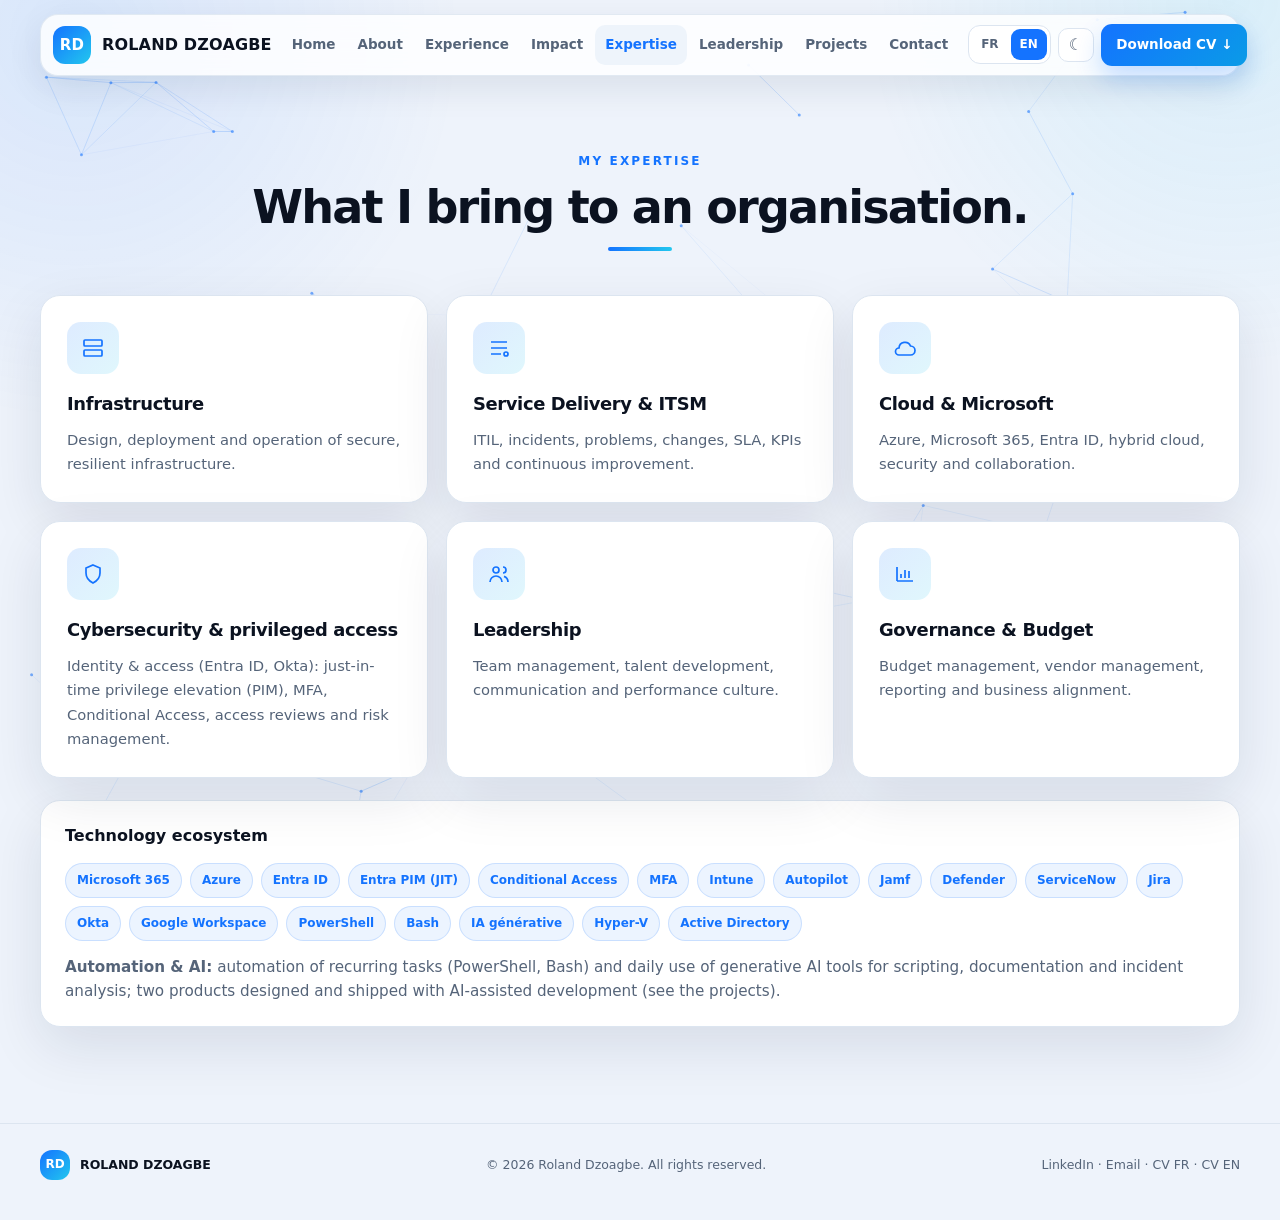
<file: expertise.html>
<!doctype html>
<html lang="fr">
<head>
  <meta charset="utf-8">
  <meta name="viewport" content="width=device-width, initial-scale=1">
  <title>Expertises — Roland Dzoagbe</title>
  <meta name="description" content="Domaines d'expertise de Roland Dzoagbe : infrastructure, Service Delivery & ITSM, cloud Microsoft, cybersécurité, leadership et gouvernance.">
  <link rel="canonical" href="https://rdzoagbe.github.io/Portfolio.RDzoagbe/expertise.html">
  <meta property="og:type" content="website">
  <meta property="og:url" content="https://rdzoagbe.github.io/Portfolio.RDzoagbe/expertise.html">
  <meta property="og:site_name" content="Roland Dzoagbe — Portfolio">
  <meta property="og:title" content="Expertises — Roland Dzoagbe">
  <meta property="og:description" content="Domaines d'expertise de Roland Dzoagbe : infrastructure, Service Delivery & ITSM, cloud Microsoft, cybersécurité, leadership et gouvernance.">
  <meta property="og:image" content="https://rdzoagbe.github.io/Portfolio.RDzoagbe/profile.jpg">
  <meta property="og:locale" content="fr_FR">
  <meta property="og:locale:alternate" content="en_US">
  <meta name="twitter:card" content="summary_large_image">
  <meta name="twitter:title" content="Expertises — Roland Dzoagbe">
  <meta name="twitter:description" content="Domaines d'expertise de Roland Dzoagbe : infrastructure, Service Delivery & ITSM, cloud Microsoft, cybersécurité, leadership et gouvernance.">
  <meta name="twitter:image" content="https://rdzoagbe.github.io/Portfolio.RDzoagbe/profile.jpg">
  <meta name="color-scheme" content="light dark">
  <meta name="theme-color" content="#07111f">
  <meta name="build" content="20261105072540">
  <link rel="stylesheet" href="styles.css?v=20261105072540">
</head>
<body>
  <header class="nav" aria-label="Navigation principale">
    <a class="brand" href="index.html"><span class="logo">RD</span><span>ROLAND DZOAGBE</span></a>
    <nav class="navlinks">
      <a href="index.html" data-i18n="nav.home">Accueil</a><a href="about.html" data-i18n="nav.about">À propos</a><a href="experience.html" data-i18n="nav.exp">Expérience</a><a href="impact.html" data-i18n="nav.impact">Impact</a><a href="expertise.html" data-i18n="nav.expertise">Expertises</a><a href="leadership.html" data-i18n="nav.leadership">Leadership</a><a href="projects.html" data-i18n="nav.projects">Projets</a><a href="contact.html" data-i18n="nav.contact">Contact</a>
    </nav>
    <button class="icon-btn menu" id="menuBtn" type="button" aria-label="Menu">☰</button>
    <div class="nav-actions">
      <div class="lang" aria-label="Langue"><button id="frBtn" class="active" type="button">FR</button><button id="enBtn" type="button">EN</button></div>
      <button class="icon-btn" id="themeBtn" type="button" aria-label="Thème">☾</button>
      <a class="nav-cv" href="contact.html" data-i18n="nav.cv">Télécharger CV ↓</a>
    </div>
  </header>

  <main id="top">
<section id="expertise" class="page"><div class="container reveal">
      <span class="kicker" data-i18n="ex.kicker">Mon expertise</span>
      <h2 class="sec-title" data-i18n="ex.title">Ce que j'apporte à une organisation.</h2>
      <div class="title-underline"></div>
      <div class="exp-grid">
        <article class="exp-card"><span class="exp-ic"><svg viewBox="0 0 24 24"><rect x="3" y="4" width="18" height="6" rx="1"/><rect x="3" y="14" width="18" height="6" rx="1"/><path d="M7 7h.01M7 17h.01"/></svg></span><h3 data-i18n="ex.1t">Infrastructure</h3><p data-i18n="ex.1p">Conception, déploiement et exploitation d'infrastructures sécurisées et résilientes.</p></article>
        <article class="exp-card"><span class="exp-ic"><svg viewBox="0 0 24 24"><path d="M4 6h16M4 12h16M4 18h10"/><circle cx="19" cy="18" r="2"/></svg></span><h3 data-i18n="ex.2t">Service Delivery & ITSM</h3><p data-i18n="ex.2p">ITIL, gestion des incidents, problèmes, changements, SLA, KPI et amélioration continue.</p></article>
        <article class="exp-card"><span class="exp-ic"><svg viewBox="0 0 24 24"><path d="M17.5 19a4.5 4.5 0 0 0 0-9 6 6 0 0 0-11.5 2A3.5 3.5 0 0 0 6 19z"/></svg></span><h3 data-i18n="ex.3t">Cloud & Microsoft</h3><p data-i18n="ex.3p">Azure, Microsoft 365, Entra ID, hybrid cloud, sécurité et collaboration.</p></article>
        <article class="exp-card"><span class="exp-ic"><svg viewBox="0 0 24 24"><path d="M12 3l7 3v5c0 4.5-3 8-7 10-4-2-7-5.5-7-10V6z"/></svg></span><h3 data-i18n="ex.4t">Cybersécurité & accès privilégiés</h3><p data-i18n="ex.4p">Identités et accès (Entra ID, Okta) : élévation de privilèges à la demande (PIM), MFA, accès conditionnel, revues d'accès et gestion des risques.</p></article>
        <article class="exp-card"><span class="exp-ic"><svg viewBox="0 0 24 24"><circle cx="9" cy="8" r="3"/><path d="M3 20a6 6 0 0 1 12 0M16 5a3 3 0 0 1 0 6M21 20a6 6 0 0 0-4-5.6"/></svg></span><h3 data-i18n="ex.5t">Leadership</h3><p data-i18n="ex.5p">Management d'équipes, développement des talents, communication et culture de la performance.</p></article>
        <article class="exp-card"><span class="exp-ic"><svg viewBox="0 0 24 24"><path d="M4 19V5M4 19h16M8 16v-4M12 16V8M16 16v-7"/></svg></span><h3 data-i18n="ex.6t">Gouvernance & Budget</h3><p data-i18n="ex.6p">Pilotage budgétaire, gestion des fournisseurs, reporting et alignement métier.</p></article>
      </div>
      <div class="tools"><h3 data-i18n="ex.tools">Écosystème technologique</h3><div class="tags"><span class="tag">Microsoft 365</span><span class="tag">Azure</span><span class="tag">Entra ID</span><span class="tag">Entra PIM (JIT)</span><span class="tag">Conditional Access</span><span class="tag">MFA</span><span class="tag">Intune</span><span class="tag">Autopilot</span><span class="tag">Jamf</span><span class="tag">Defender</span><span class="tag">ServiceNow</span><span class="tag">Jira</span><span class="tag">Okta</span><span class="tag">Google Workspace</span><span class="tag">PowerShell</span><span class="tag">Bash</span><span class="tag">IA générative</span><span class="tag">Hyper-V</span><span class="tag">Active Directory</span></div><p class="tools-note" data-i18n="ex.ai"><b>Automatisation &amp; IA :</b> automatisation des tâches récurrentes (PowerShell, Bash) et pratique quotidienne des outils d'IA générative pour les scripts, la documentation et l'analyse d'incidents ; deux produits conçus et publiés en développement assisté par IA (<a href="projects.html">voir les projets</a>).</p></div>
    </div></section>
  </main>

  <footer><div class="container footer-row">
    <span class="footer-brand"><span class="logo">RD</span>ROLAND DZOAGBE</span>
    <span data-i18n="foot.copy">© 2026 Roland Dzoagbe. Tous droits réservés.</span>
    <span><a href="https://linkedin.com/in/r-dz" target="_blank" rel="noopener">LinkedIn</a> · <a href="mailto:rolanddzoagbe@gmail.com">Email</a> · <a href="./Roland_Dzoagbe_FR.pdf?v=13" download>CV FR</a> · <a href="./Roland_Dzoagbe_EN.pdf?v=13" download>CV EN</a></span>
  </div></footer>
  <script src="app.js?v=20261105072540"></script>
</body>
</html>
</file>
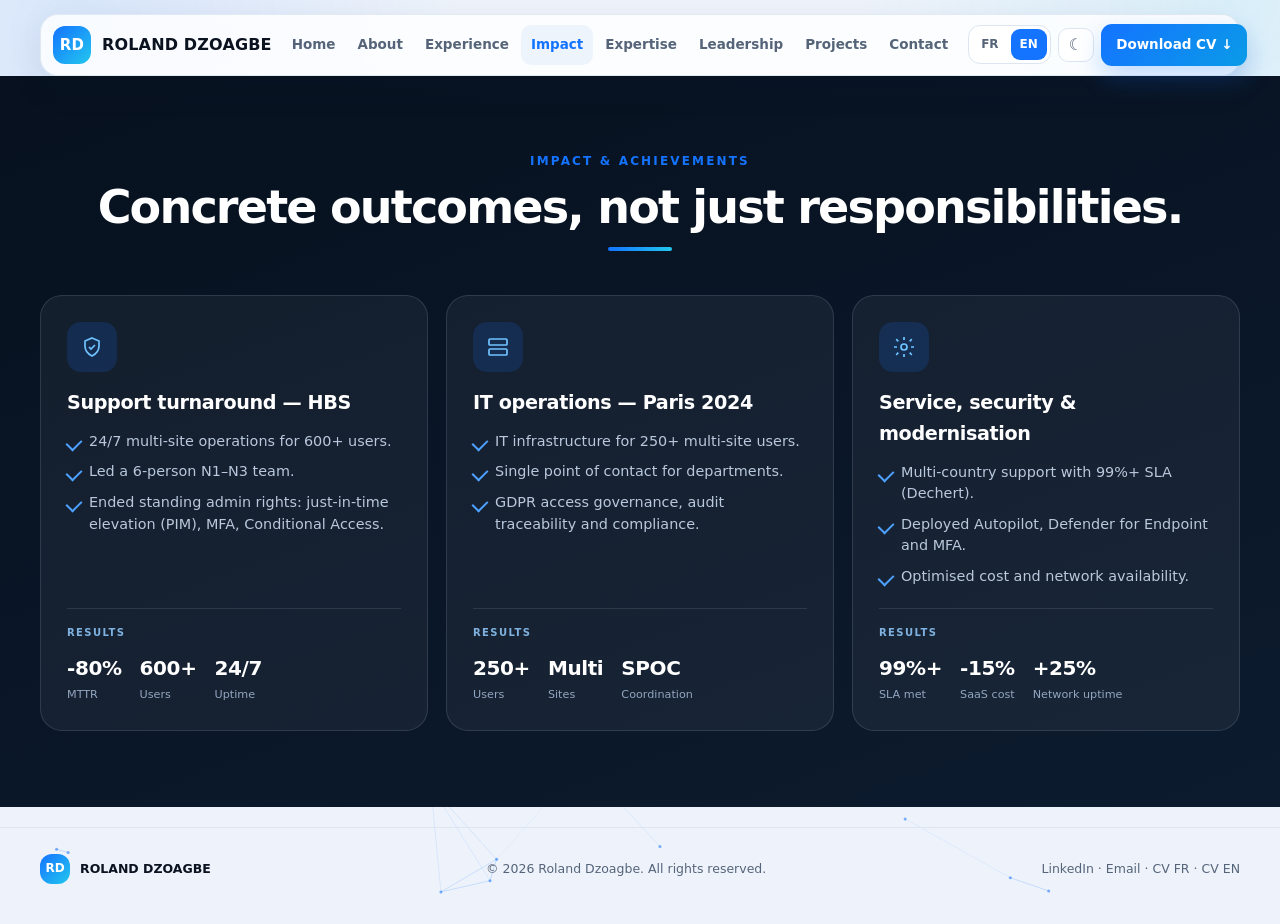
<file: impact.html>
<!doctype html>
<html lang="fr">
<head>
  <meta charset="utf-8">
  <meta name="viewport" content="width=device-width, initial-scale=1">
  <title>Impact & réalisations — Roland Dzoagbe</title>
  <meta name="description" content="Réalisations et résultats concrets de Roland Dzoagbe : −80% MTTR, 600+ utilisateurs, SLA 99%+, Paris 2024.">
  <link rel="canonical" href="https://rdzoagbe.github.io/Portfolio.RDzoagbe/impact.html">
  <meta property="og:type" content="website">
  <meta property="og:url" content="https://rdzoagbe.github.io/Portfolio.RDzoagbe/impact.html">
  <meta property="og:site_name" content="Roland Dzoagbe — Portfolio">
  <meta property="og:title" content="Impact & réalisations — Roland Dzoagbe">
  <meta property="og:description" content="Réalisations et résultats concrets de Roland Dzoagbe : −80% MTTR, 600+ utilisateurs, SLA 99%+, Paris 2024.">
  <meta property="og:image" content="https://rdzoagbe.github.io/Portfolio.RDzoagbe/profile.jpg">
  <meta property="og:locale" content="fr_FR">
  <meta property="og:locale:alternate" content="en_US">
  <meta name="twitter:card" content="summary_large_image">
  <meta name="twitter:title" content="Impact & réalisations — Roland Dzoagbe">
  <meta name="twitter:description" content="Réalisations et résultats concrets de Roland Dzoagbe : −80% MTTR, 600+ utilisateurs, SLA 99%+, Paris 2024.">
  <meta name="twitter:image" content="https://rdzoagbe.github.io/Portfolio.RDzoagbe/profile.jpg">
  <meta name="color-scheme" content="light dark">
  <meta name="theme-color" content="#07111f">
  <meta name="build" content="20261105072540">
  <link rel="stylesheet" href="styles.css?v=20261105072540">
</head>
<body>
  <header class="nav" aria-label="Navigation principale">
    <a class="brand" href="index.html"><span class="logo">RD</span><span>ROLAND DZOAGBE</span></a>
    <nav class="navlinks">
      <a href="index.html" data-i18n="nav.home">Accueil</a><a href="about.html" data-i18n="nav.about">À propos</a><a href="experience.html" data-i18n="nav.exp">Expérience</a><a href="impact.html" data-i18n="nav.impact">Impact</a><a href="expertise.html" data-i18n="nav.expertise">Expertises</a><a href="leadership.html" data-i18n="nav.leadership">Leadership</a><a href="projects.html" data-i18n="nav.projects">Projets</a><a href="contact.html" data-i18n="nav.contact">Contact</a>
    </nav>
    <button class="icon-btn menu" id="menuBtn" type="button" aria-label="Menu">☰</button>
    <div class="nav-actions">
      <div class="lang" aria-label="Langue"><button id="frBtn" class="active" type="button">FR</button><button id="enBtn" type="button">EN</button></div>
      <button class="icon-btn" id="themeBtn" type="button" aria-label="Thème">☾</button>
      <a class="nav-cv" href="contact.html" data-i18n="nav.cv">Télécharger CV ↓</a>
    </div>
  </header>

  <main id="top">
<section id="impact" class="page dark-section"><div class="container reveal">
      <span class="kicker" data-i18n="imp.kicker">Impact & réalisations</span>
      <h2 class="sec-title" data-i18n="imp.title">Des résultats concrets, pas seulement des responsabilités.</h2>
      <div class="title-underline"></div>
      <div class="impact-grid">
        <article class="impact-card">
          <span class="impact-ic"><svg viewBox="0 0 24 24"><path d="M12 3l7 3v5c0 4.5-3 8-7 10-4-2-7-5.5-7-10V6z"/><path d="M9 12l2 2 4-4"/></svg></span>
          <h3 data-i18n="imp.1t">Redressement du support — HBS</h3>
          <ul><li data-i18n="imp.1a">Opérations 24/7 multi-sites pour 600+ utilisateurs.</li><li data-i18n="imp.1b">Management d'une équipe N1–N3 de 6 personnes.</li><li data-i18n="imp.1c">Fin des droits admin permanents : élévation à la demande (PIM), MFA, accès conditionnel.</li></ul>
          <div class="results"><div class="rlabel" data-i18n="imp.res">Résultats</div><div class="metrics"><div class="metric"><b>-80%</b><span data-i18n="imp.1m1">MTTR</span></div><div class="metric"><b>600+</b><span data-i18n="imp.1m2">Utilisateurs</span></div><div class="metric"><b>24/7</b><span data-i18n="imp.1m3">Disponibilité</span></div></div></div>
        </article>
        <article class="impact-card">
          <span class="impact-ic"><svg viewBox="0 0 24 24"><rect x="3" y="4" width="18" height="6" rx="1"/><rect x="3" y="14" width="18" height="6" rx="1"/><path d="M7 7h.01M7 17h.01"/></svg></span>
          <h3 data-i18n="imp.2t">Opérations IT — Paris 2024</h3>
          <ul><li data-i18n="imp.2a">Infrastructure IT pour 250+ utilisateurs multi-sites.</li><li data-i18n="imp.2b">Point de contact unique des départements.</li><li data-i18n="imp.2c">Gouvernance des accès RGPD, traçabilité d'audit et conformité.</li></ul>
          <div class="results"><div class="rlabel" data-i18n="imp.res2">Résultats</div><div class="metrics"><div class="metric"><b>250+</b><span data-i18n="imp.2m1">Utilisateurs</span></div><div class="metric"><b>Multi</b><span data-i18n="imp.2m2">Sites</span></div><div class="metric"><b>SPOC</b><span data-i18n="imp.2m3">Coordination</span></div></div></div>
        </article>
        <article class="impact-card">
          <span class="impact-ic"><svg viewBox="0 0 24 24"><circle cx="12" cy="12" r="3"/><path d="M12 2v3M12 19v3M4.2 4.2l2.1 2.1M17.7 17.7l2.1 2.1M2 12h3M19 12h3M4.2 19.8l2.1-2.1M17.7 6.3l2.1-2.1"/></svg></span>
          <h3 data-i18n="imp.3t">Service, sécurité & modernisation</h3>
          <ul><li data-i18n="imp.3a">Support multi-pays avec SLA supérieur à 99 % (Dechert).</li><li data-i18n="imp.3b">Déploiement Autopilot, Defender for Endpoint et MFA.</li><li data-i18n="imp.3c">Optimisation des coûts et de la disponibilité réseau.</li></ul>
          <div class="results"><div class="rlabel" data-i18n="imp.res3">Résultats</div><div class="metrics"><div class="metric"><b>99%+</b><span data-i18n="imp.3m1">SLA respectés</span></div><div class="metric"><b>-15%</b><span data-i18n="imp.3m2">Coûts SaaS</span></div><div class="metric"><b>+25%</b><span data-i18n="imp.3m3">Dispo. réseau</span></div></div></div>
        </article>
      </div>
    </div></section>
  </main>

  <footer><div class="container footer-row">
    <span class="footer-brand"><span class="logo">RD</span>ROLAND DZOAGBE</span>
    <span data-i18n="foot.copy">© 2026 Roland Dzoagbe. Tous droits réservés.</span>
    <span><a href="https://linkedin.com/in/r-dz" target="_blank" rel="noopener">LinkedIn</a> · <a href="mailto:rolanddzoagbe@gmail.com">Email</a> · <a href="./Roland_Dzoagbe_FR.pdf?v=13" download>CV FR</a> · <a href="./Roland_Dzoagbe_EN.pdf?v=13" download>CV EN</a></span>
  </div></footer>
  <script src="app.js?v=20261105072540"></script>
</body>
</html>
</file>
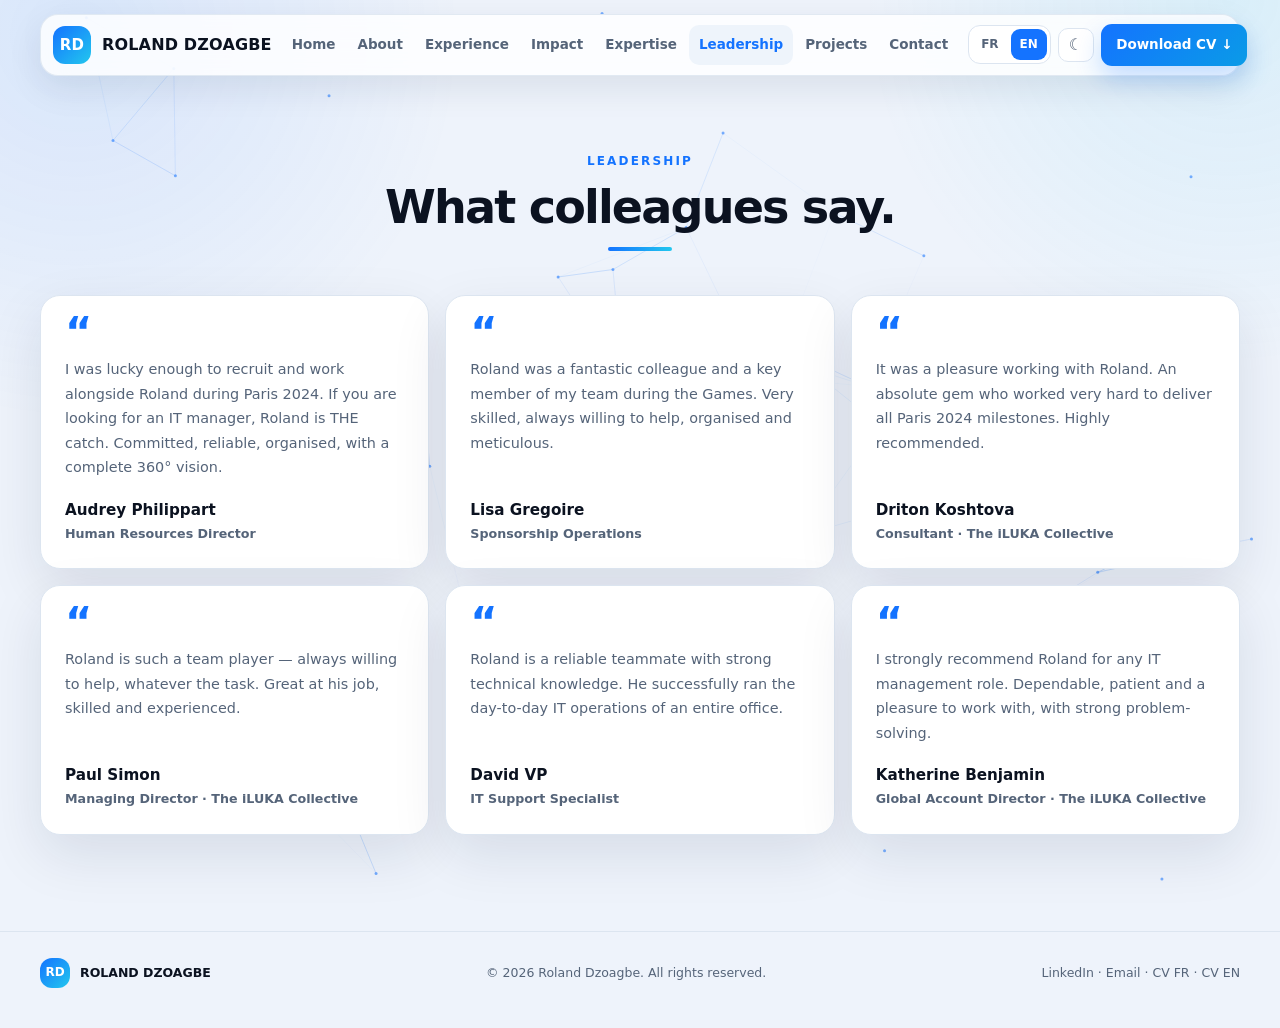
<file: leadership.html>
<!doctype html>
<html lang="fr">
<head>
  <meta charset="utf-8">
  <meta name="viewport" content="width=device-width, initial-scale=1">
  <title>Leadership — Roland Dzoagbe</title>
  <meta name="description" content="Recommandations et témoignages de collègues sur Roland Dzoagbe, notamment durant Paris 2024.">
  <link rel="canonical" href="https://rdzoagbe.github.io/Portfolio.RDzoagbe/leadership.html">
  <meta property="og:type" content="website">
  <meta property="og:url" content="https://rdzoagbe.github.io/Portfolio.RDzoagbe/leadership.html">
  <meta property="og:site_name" content="Roland Dzoagbe — Portfolio">
  <meta property="og:title" content="Leadership — Roland Dzoagbe">
  <meta property="og:description" content="Recommandations et témoignages de collègues sur Roland Dzoagbe, notamment durant Paris 2024.">
  <meta property="og:image" content="https://rdzoagbe.github.io/Portfolio.RDzoagbe/profile.jpg">
  <meta property="og:locale" content="fr_FR">
  <meta property="og:locale:alternate" content="en_US">
  <meta name="twitter:card" content="summary_large_image">
  <meta name="twitter:title" content="Leadership — Roland Dzoagbe">
  <meta name="twitter:description" content="Recommandations et témoignages de collègues sur Roland Dzoagbe, notamment durant Paris 2024.">
  <meta name="twitter:image" content="https://rdzoagbe.github.io/Portfolio.RDzoagbe/profile.jpg">
  <meta name="color-scheme" content="light dark">
  <meta name="theme-color" content="#07111f">
  <meta name="build" content="20261105072540">
  <link rel="stylesheet" href="styles.css?v=20261105072540">
</head>
<body>
  <header class="nav" aria-label="Navigation principale">
    <a class="brand" href="index.html"><span class="logo">RD</span><span>ROLAND DZOAGBE</span></a>
    <nav class="navlinks">
      <a href="index.html" data-i18n="nav.home">Accueil</a><a href="about.html" data-i18n="nav.about">À propos</a><a href="experience.html" data-i18n="nav.exp">Expérience</a><a href="impact.html" data-i18n="nav.impact">Impact</a><a href="expertise.html" data-i18n="nav.expertise">Expertises</a><a href="leadership.html" data-i18n="nav.leadership">Leadership</a><a href="projects.html" data-i18n="nav.projects">Projets</a><a href="contact.html" data-i18n="nav.contact">Contact</a>
    </nav>
    <button class="icon-btn menu" id="menuBtn" type="button" aria-label="Menu">☰</button>
    <div class="nav-actions">
      <div class="lang" aria-label="Langue"><button id="frBtn" class="active" type="button">FR</button><button id="enBtn" type="button">EN</button></div>
      <button class="icon-btn" id="themeBtn" type="button" aria-label="Thème">☾</button>
      <a class="nav-cv" href="contact.html" data-i18n="nav.cv">Télécharger CV ↓</a>
    </div>
  </header>

  <main id="top">
<section id="leadership" class="page"><div class="container reveal">
      <span class="kicker" data-i18n="lead.kicker">Leadership</span>
      <h2 class="sec-title" data-i18n="lead.title">Ce que disent mes collègues.</h2>
      <div class="title-underline"></div>
      <div class="recs">
        <article class="rec"><div><div class="qmark">“</div><p class="quote" data-i18n="r1">J'ai eu la chance de recruter et de travailler aux côtés de Roland pendant Paris 2024. Si vous cherchez un IT manager, Roland est LA perle rare. Il est impliqué, fiable, organisé et dispose d'une vision 360° complète.</p></div><div class="author">Audrey Philippart<small data-i18n="r1s">Directrice des Ressources Humaines</small></div></article>
        <article class="rec"><div><div class="qmark">“</div><p class="quote" data-i18n="r2">Roland était un collègue formidable et un membre clé de mon équipe pendant les Jeux. Il est très compétent, toujours prêt à aider, organisé et méticuleux.</p></div><div class="author">Lisa Gregoire<small data-i18n="r2s">Sponsorship Operations</small></div></article>
        <article class="rec"><div><div class="qmark">“</div><p class="quote" data-i18n="r3">Ce fut un plaisir de travailler avec Roland. Une véritable pépite qui a travaillé très dur pour livrer avec succès les étapes du projet Paris 2024. Je le recommande vivement.</p></div><div class="author">Driton Koshtova<small data-i18n="r3s">Consultant · The iLUKA Collective</small></div></article>
        <article class="rec"><div><div class="qmark">“</div><p class="quote" data-i18n="r4">Roland a un véritable esprit d'équipe — toujours prêt à aider, quelle que soit la tâche. Excellent dans son travail, compétent et expérimenté.</p></div><div class="author">Paul Simon<small data-i18n="r4s">Managing Director · The iLUKA Collective</small></div></article>
        <article class="rec"><div><div class="qmark">“</div><p class="quote" data-i18n="r5">Roland est un coéquipier fiable avec de solides connaissances techniques. Il a géré avec succès les opérations IT quotidiennes d'un bureau entier.</p></div><div class="author">David VP<small data-i18n="r5s">IT Support Specialist</small></div></article>
        <article class="rec"><div><div class="qmark">“</div><p class="quote" data-i18n="r6">Je recommande vivement Roland pour tout poste de management IT. Il est fiable, patient et agréable à côtoyer, avec un excellent sens de la résolution de problèmes.</p></div><div class="author">Katherine Benjamin<small data-i18n="r6s">Global Account Director · The iLUKA Collective</small></div></article>
      </div>
    </div></section>
  </main>

  <footer><div class="container footer-row">
    <span class="footer-brand"><span class="logo">RD</span>ROLAND DZOAGBE</span>
    <span data-i18n="foot.copy">© 2026 Roland Dzoagbe. Tous droits réservés.</span>
    <span><a href="https://linkedin.com/in/r-dz" target="_blank" rel="noopener">LinkedIn</a> · <a href="mailto:rolanddzoagbe@gmail.com">Email</a> · <a href="./Roland_Dzoagbe_FR.pdf?v=13" download>CV FR</a> · <a href="./Roland_Dzoagbe_EN.pdf?v=13" download>CV EN</a></span>
  </div></footer>
  <script src="app.js?v=20261105072540"></script>
</body>
</html>
</file>
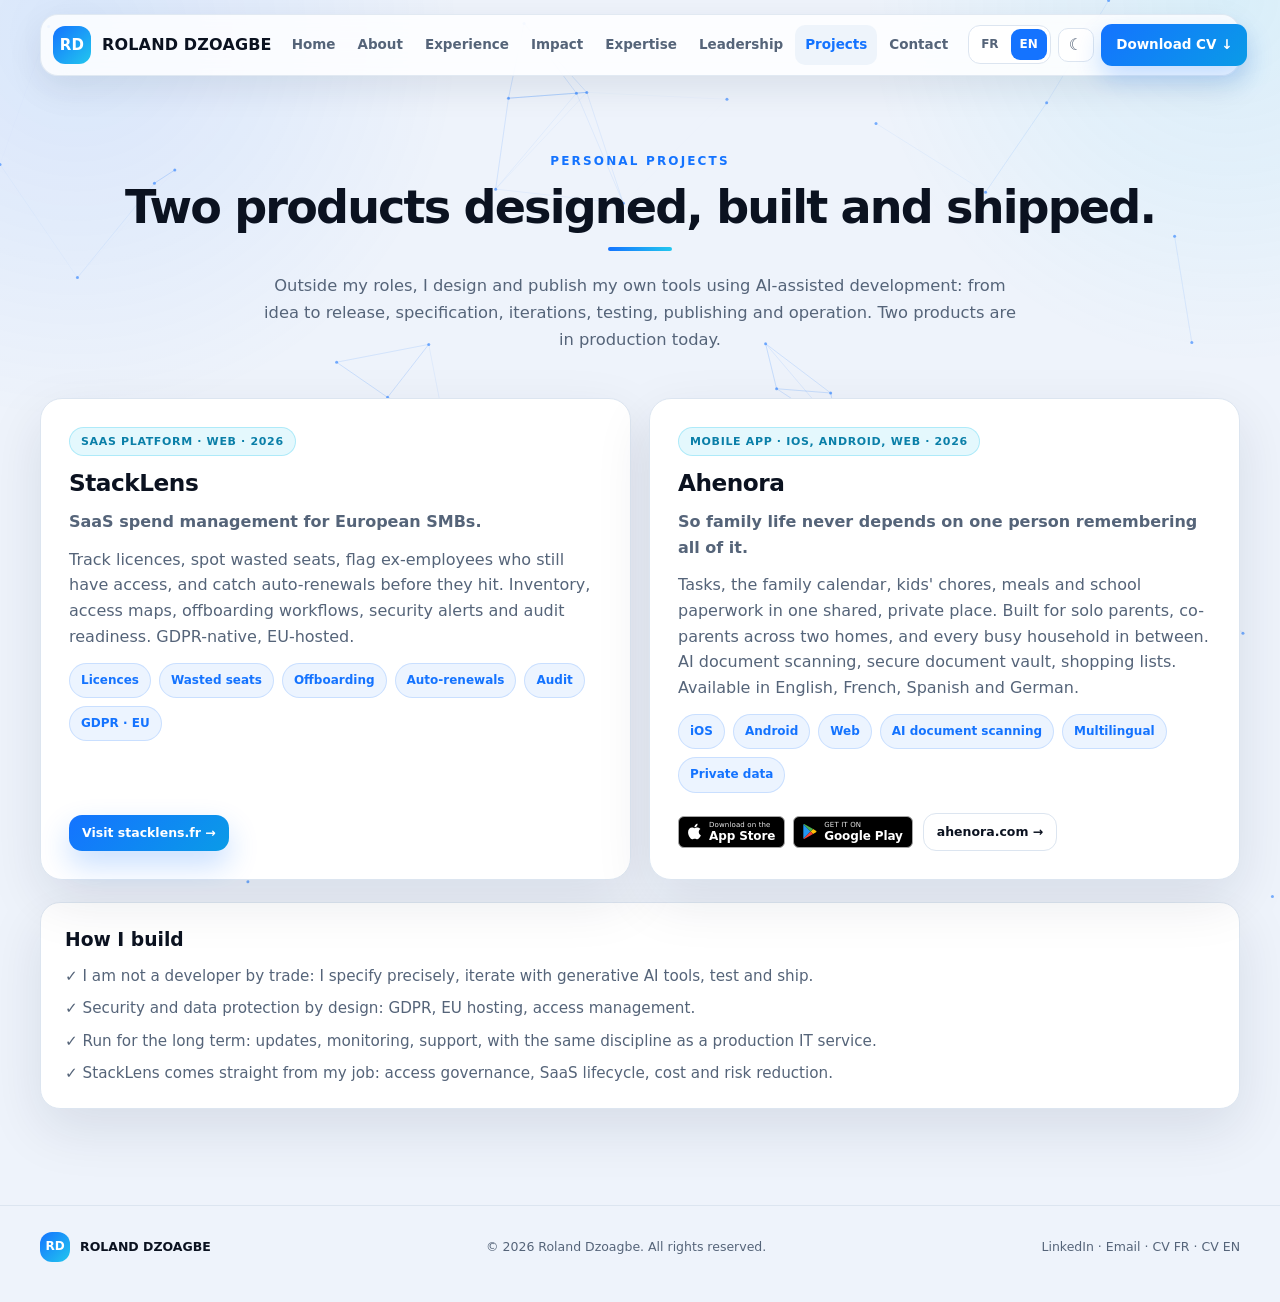
<file: projects.html>
<!doctype html>
<html lang="fr">
<head>
  <meta charset="utf-8">
  <meta name="viewport" content="width=device-width, initial-scale=1">
  <title>Projets — Roland Dzoagbe</title>
  <meta name="description" content="Projets personnels de Roland Dzoagbe : StackLens (gestion des dépenses et des accès SaaS) et Ahenora (application d'organisation familiale), conçus, construits et publiés en développement assisté par IA.">
  <link rel="canonical" href="https://rdzoagbe.github.io/Portfolio.RDzoagbe/projects.html">
  <meta property="og:type" content="website">
  <meta property="og:url" content="https://rdzoagbe.github.io/Portfolio.RDzoagbe/projects.html">
  <meta property="og:site_name" content="Roland Dzoagbe — Portfolio">
  <meta property="og:title" content="Projets — Roland Dzoagbe">
  <meta property="og:description" content="Projets personnels de Roland Dzoagbe : StackLens (gestion des dépenses et des accès SaaS) et Ahenora (application d'organisation familiale), conçus, construits et publiés en développement assisté par IA.">
  <meta property="og:image" content="https://rdzoagbe.github.io/Portfolio.RDzoagbe/profile.jpg">
  <meta property="og:locale" content="fr_FR">
  <meta property="og:locale:alternate" content="en_US">
  <meta name="twitter:card" content="summary_large_image">
  <meta name="twitter:title" content="Projets — Roland Dzoagbe">
  <meta name="twitter:description" content="Projets personnels de Roland Dzoagbe : StackLens (gestion des dépenses et des accès SaaS) et Ahenora (application d'organisation familiale), conçus, construits et publiés en développement assisté par IA.">
  <meta name="twitter:image" content="https://rdzoagbe.github.io/Portfolio.RDzoagbe/profile.jpg">
  <meta name="color-scheme" content="light dark">
  <meta name="theme-color" content="#07111f">
  <meta name="build" content="20261105072540">
  <link rel="stylesheet" href="styles.css?v=20261105072540">
</head>
<body>
  <header class="nav" aria-label="Navigation principale">
    <a class="brand" href="index.html"><span class="logo">RD</span><span>ROLAND DZOAGBE</span></a>
    <nav class="navlinks">
      <a href="index.html" data-i18n="nav.home">Accueil</a><a href="about.html" data-i18n="nav.about">À propos</a><a href="experience.html" data-i18n="nav.exp">Expérience</a><a href="impact.html" data-i18n="nav.impact">Impact</a><a href="expertise.html" data-i18n="nav.expertise">Expertises</a><a href="leadership.html" data-i18n="nav.leadership">Leadership</a><a href="projects.html" data-i18n="nav.projects">Projets</a><a href="contact.html" data-i18n="nav.contact">Contact</a>
    </nav>
    <button class="icon-btn menu" id="menuBtn" type="button" aria-label="Menu">☰</button>
    <div class="nav-actions">
      <div class="lang" aria-label="Langue"><button id="frBtn" class="active" type="button">FR</button><button id="enBtn" type="button">EN</button></div>
      <button class="icon-btn" id="themeBtn" type="button" aria-label="Thème">☾</button>
      <a class="nav-cv" href="contact.html" data-i18n="nav.cv">Télécharger CV ↓</a>
    </div>
  </header>

  <main id="top">
<section id="projects" class="page"><div class="container reveal">
      <span class="kicker" data-i18n="prj.kicker">Projets personnels</span>
      <h2 class="sec-title" data-i18n="prj.title">Deux produits conçus, construits et publiés.</h2>
      <div class="title-underline"></div>
      <p class="proj-intro" data-i18n="prj.intro">En dehors de mes fonctions, je conçois et publie mes propres outils, en développement assisté par IA : de l'idée à la mise en ligne, cahier des charges, itérations, tests, publication et exploitation. Deux produits sont aujourd'hui en production.</p>
      <div class="proj-grid">
        <article class="proj-card">
          <span class="proj-type" data-i18n="prj.s.type">Plateforme SaaS · Web · 2026</span>
          <h3>StackLens</h3>
          <p class="proj-tagline" data-i18n="prj.s.tag">La gestion des dépenses SaaS pour les PME européennes.</p>
          <p data-i18n="prj.s.desc">Suivi des licences, détection des sièges inutilisés, alerte sur les anciens collaborateurs qui ont encore des accès, et anticipation des renouvellements automatiques avant qu'ils ne soient facturés. Inventaire, cartographie des accès, workflows d'offboarding, alertes de sécurité et préparation aux audits. Conforme RGPD, hébergé en Europe.</p>
          <div class="tags"><span class="tag" data-i18n="prj.s.t1">Licences</span><span class="tag" data-i18n="prj.s.t2">Sièges inutilisés</span><span class="tag" data-i18n="prj.s.t3">Offboarding</span><span class="tag" data-i18n="prj.s.t4">Renouvellements</span><span class="tag" data-i18n="prj.s.t5">Audit</span><span class="tag" data-i18n="prj.s.t6">RGPD · UE</span></div>
          <div class="proj-links"><a class="btn btn-primary" href="https://stacklens.fr" target="_blank" rel="noopener" data-i18n="prj.s.link">Voir stacklens.fr →</a></div>
        </article>
        <article class="proj-card">
          <span class="proj-type" data-i18n="prj.a.type">Application mobile · iOS, Android, Web · 2026</span>
          <h3>Ahenora</h3>
          <p class="proj-tagline" data-i18n="prj.a.tag">Pour que la vie de famille ne repose plus sur une seule mémoire.</p>
          <p data-i18n="prj.a.desc">Tâches, calendrier familial, corvées des enfants, repas et paperasse scolaire réunis dans un espace partagé et privé. Pensé pour les parents solos, les coparents entre deux foyers et toutes les familles occupées. Numérisation de documents par IA, coffre-fort sécurisé, listes de courses. Disponible en français, anglais, espagnol et allemand.</p>
          <div class="tags"><span class="tag" data-i18n="prj.a.t1">iOS</span><span class="tag" data-i18n="prj.a.t2">Android</span><span class="tag" data-i18n="prj.a.t3">Web</span><span class="tag" data-i18n="prj.a.t4">IA (scan de documents)</span><span class="tag" data-i18n="prj.a.t5">Multilingue</span><span class="tag" data-i18n="prj.a.t6">Données privées</span></div>
          <div class="proj-links"><div class="store-badges"><a class="store-badge" href="https://apps.apple.com/us/app/ahenora-family-organizer/id6806811163" target="_blank" rel="noopener" aria-label="Ahenora sur l'App Store"><svg viewBox="0 0 24 24" fill="currentColor" aria-hidden="true"><path d="M16.365 1.43c0 1.14-.493 2.27-1.177 3.08-.744.9-1.99 1.57-2.987 1.57-.12 0-.23-.02-.3-.03-.01-.06-.04-.22-.04-.39 0-1.15.572-2.27 1.206-2.98.804-.94 2.142-1.64 3.248-1.68.03.13.05.28.05.43zm4.565 15.71c-.03.07-.463 1.58-1.518 3.12-.945 1.34-1.94 2.71-3.43 2.71-1.517 0-1.9-.88-3.63-.88-1.698 0-2.302.91-3.67.91-1.377 0-2.332-1.26-3.428-2.8-1.287-1.82-2.323-4.63-2.323-7.28 0-4.28 2.797-6.55 5.552-6.55 1.448 0 2.675.95 3.6.95.865 0 2.222-1.01 3.902-1.01.613 0 2.886.06 4.374 2.19-.13.09-2.383 1.37-2.383 4.19 0 3.26 2.854 4.42 2.955 4.45z"/></svg><span><small data-i18n="prj.a.ios1">Télécharger dans l'</small><b>App Store</b></span></a><a class="store-badge" href="https://play.google.com/store/apps/details?id=com.householdcoo.app" target="_blank" rel="noopener" aria-label="Ahenora sur Google Play"><svg viewBox="0 0 24 24" aria-hidden="true"><path d="M3.61 1.81L13.5 12 3.61 22.19c-.25-.24-.36-.56-.36-.93V2.74c0-.37.11-.69.36-.93z" fill="#2196F3"/><path d="M17.05 15.55L13.5 12l3.55-3.55 4.09 2.35c.83.48.83 1.92 0 2.4z" fill="#FFC107"/><path d="M17.05 8.45L13.5 12 3.61 1.81c.4-.4 1.05-.5 1.6-.19z" fill="#4CAF50"/><path d="M17.05 15.55l-11.84 6.83c-.55.31-1.2.21-1.6-.19L13.5 12z" fill="#F44336"/></svg><span><small data-i18n="prj.a.and1">DISPONIBLE SUR</small><b>Google Play</b></span></a></div><a class="btn" href="https://ahenora.com" target="_blank" rel="noopener" data-i18n="prj.a.link">ahenora.com →</a></div>
        </article>
      </div>
      <div class="proj-note">
        <h3 data-i18n="prj.how">Comment je construis</h3>
        <ul>
          <li data-i18n="prj.h1">✓ Je ne suis pas développeur de métier : je spécifie précisément, j'itère avec les outils d'IA générative, je teste et je publie.</li>
          <li data-i18n="prj.h2">✓ Sécurité et protection des données pensées dès la conception : RGPD, hébergement en Europe, gestion des accès.</li>
          <li data-i18n="prj.h3">✓ Exploitation dans la durée : mises à jour, suivi, support, et la même discipline que pour un service IT en production.</li>
          <li data-i18n="prj.h4">✓ StackLens est né de mon métier : gouvernance des accès, cycle de vie des SaaS, réduction des coûts et des risques.</li>
        </ul>
      </div>
    </div></section>
  </main>

  <footer><div class="container footer-row">
    <span class="footer-brand"><span class="logo">RD</span>ROLAND DZOAGBE</span>
    <span data-i18n="foot.copy">© 2026 Roland Dzoagbe. Tous droits réservés.</span>
    <span><a href="https://linkedin.com/in/r-dz" target="_blank" rel="noopener">LinkedIn</a> · <a href="mailto:rolanddzoagbe@gmail.com">Email</a> · <a href="./Roland_Dzoagbe_FR.pdf?v=13" download>CV FR</a> · <a href="./Roland_Dzoagbe_EN.pdf?v=13" download>CV EN</a></span>
  </div></footer>
  <script src="app.js?v=20261105072540"></script>
</body>
</html>
</file>
<file: styles.css>
:root{--bg:#eef3fb;--surface:#fff;--surface2:#eef4fb;--text:#0b1220;--muted:#556479;--line:#dce5f0;--blue:#1473ff;--blue2:#0a9be7;--cyan:#22c7ee;--dark:#07111f;--dark2:#0d1b2d;--green:#22c55e;--shadow:0 20px 55px rgba(10,30,60,.10);--radius:22px;--max:1200px}
    *{box-sizing:border-box;margin:0;padding:0}html{scroll-behavior:smooth}
    body{font-family:Inter,ui-sans-serif,system-ui,-apple-system,BlinkMacSystemFont,"Segoe UI",sans-serif;background:var(--bg);color:var(--text);line-height:1.6;overflow-x:hidden}
    a{color:inherit;text-decoration:none}button{font:inherit}img{max-width:100%}
    body:before{content:"";position:fixed;inset:0;pointer-events:none;background:radial-gradient(circle at 6% 4%,rgba(20,115,255,.10),transparent 26%),radial-gradient(circle at 96% 0,rgba(34,199,238,.10),transparent 24%);z-index:-1}
    .container{width:min(var(--max),calc(100% - 40px));margin:auto}
    /* NAV */
    .nav{position:sticky;top:14px;z-index:100;margin:14px auto 0;width:min(var(--max),calc(100% - 26px));display:flex;align-items:center;gap:10px;padding:9px 12px;border:1px solid rgba(220,229,240,.85);background:rgba(255,255,255,.82);backdrop-filter:blur(18px);border-radius:18px;box-shadow:0 12px 35px rgba(10,30,60,.09)}
    .brand{display:flex;align-items:center;gap:11px;font-weight:900;margin-right:auto;white-space:nowrap;letter-spacing:.01em}
    .logo{display:grid;place-items:center;width:38px;height:38px;border-radius:12px;background:linear-gradient(135deg,var(--blue),var(--cyan));color:#fff;font-weight:900;font-size:15px}
    .navlinks{display:flex;gap:2px;align-items:center}
    .navlinks a{padding:9px 10px;border-radius:10px;color:var(--muted);font-size:13.5px;font-weight:700;white-space:nowrap}
    .navlinks a:hover,.navlinks a.active{background:var(--surface2);color:var(--blue)}
    .nav-actions{display:flex;gap:7px;align-items:center}
    .icon-btn{border:1px solid var(--line);background:var(--surface);color:var(--muted);border-radius:10px;padding:8px 10px;cursor:pointer;font-weight:800;line-height:1}
    .lang{display:flex;gap:3px;padding:3px;border:1px solid var(--line);border-radius:12px;background:var(--surface)}
    .lang button{border:0;background:transparent;border-radius:9px;padding:6px 9px;color:var(--muted);font-size:12px;font-weight:900;cursor:pointer}
    .lang button.active{background:var(--blue);color:#fff}
    .nav-cv{display:inline-flex;align-items:center;gap:7px;white-space:nowrap;background:linear-gradient(135deg,var(--blue),var(--blue2));color:#fff!important;padding:10px 15px;border-radius:11px;font-weight:800;font-size:13.5px;box-shadow:0 12px 26px rgba(20,115,255,.24)}
    .menu{display:none}
    /* HERO */
    .hero{padding:60px 0 30px}
    .hero-grid{display:grid;grid-template-columns:1.08fr .92fr;gap:34px;align-items:center}
    .badge{display:inline-flex;align-items:center;gap:8px;padding:7px 13px;border-radius:999px;background:rgba(34,197,94,.12);border:1px solid rgba(34,197,94,.28);color:#15803d;font-size:11.5px;font-weight:900;letter-spacing:.06em;text-transform:uppercase}
    .badge:before{content:"";width:8px;height:8px;border-radius:50%;background:var(--green);box-shadow:0 0 0 4px rgba(34,197,94,.18)}
    [data-theme=dark] .badge{color:#7ff0a6}
    .hero h1{font-size:clamp(2.6rem,5.4vw,4.6rem);line-height:1.02;letter-spacing:-.04em;margin:20px 0 0;font-weight:900}
    .gradient{background:linear-gradient(120deg,#155eea 10%,#0a9be7 60%,#22c7ee);-webkit-background-clip:text;background-clip:text;color:transparent}
    .hero-sub{color:var(--muted);font-size:1.08rem;line-height:1.7;max-width:560px;margin-top:20px}
    .pills{display:flex;flex-wrap:wrap;gap:9px;margin-top:24px}
    .pill{display:inline-flex;align-items:center;gap:7px;padding:8px 13px;border-radius:11px;background:var(--surface);border:1px solid var(--line);font-size:13px;font-weight:750;box-shadow:0 4px 12px rgba(10,30,60,.05)}
    .pill svg{width:15px;height:15px;stroke:var(--blue)}
    .hero-actions{display:flex;flex-wrap:wrap;gap:11px;margin-top:26px}
    .btn{display:inline-flex;align-items:center;justify-content:center;gap:8px;border-radius:13px;padding:13px 19px;border:1px solid var(--line);font-weight:800;font-size:14px;cursor:pointer;transition:.2s;background:var(--surface);color:var(--text)}
    .btn:hover{transform:translateY(-2px)}
    .btn-primary{background:linear-gradient(135deg,var(--blue),var(--blue2));color:#fff;border:0;box-shadow:0 14px 30px rgba(20,115,255,.24)}
    .btn-icon{width:46px;padding:13px 0}
    .cdrop{position:relative}
    .caret{transition:transform .2s;font-size:.8em;opacity:.75}
    .cdrop.open .caret{transform:rotate(180deg)}
    .cmenu{position:absolute;top:calc(100% + 9px);left:0;z-index:60;min-width:260px;background:var(--surface);border:1px solid var(--line);border-radius:15px;box-shadow:0 22px 55px rgba(10,30,60,.18);padding:8px;display:none;flex-direction:column;gap:2px}
    .cdrop.open .cmenu{display:flex}
    .cmenu a{display:flex;align-items:center;gap:11px;padding:11px 12px;border-radius:11px;font-size:.87rem;font-weight:700;color:var(--text)}
    .cmenu a:hover{background:var(--surface2);color:var(--blue)}
    .cmenu svg{width:16px;height:16px;stroke:var(--blue);fill:none;stroke-width:1.7;flex:none}
    .cdrop-wide{width:100%}.cdrop-wide .cbtn-wide{width:100%;justify-content:space-between}.cdrop-wide .cmenu{left:0;right:0;min-width:0}
    .page{display:block}
    @keyframes pagein{from{opacity:0;transform:translateY(10px)}to{opacity:1;transform:none}}
    @media(prefers-reduced-motion:reduce){.page.active{animation:none}}
    .hero-meta{display:flex;flex-wrap:wrap;gap:8px 22px;margin-top:26px;color:var(--muted);font-size:13px;font-weight:650}
    .hero-meta span{display:inline-flex;align-items:center;gap:7px}
    .hero-meta svg{width:15px;height:15px;stroke:var(--blue);fill:none}
    .dotg{width:8px;height:8px;border-radius:50%;background:var(--green)}
    /* HERO CARD */
    .hero-card{position:relative;border-radius:28px;padding:38px 26px;min-height:440px;background:linear-gradient(160deg,#0a1626,#10253d 55%,#0b5acb);box-shadow:0 30px 70px rgba(8,25,55,.35);overflow:hidden;display:flex;flex-direction:column;align-items:center;justify-content:center;text-align:center}
    .hero-card:after{content:"";position:absolute;width:360px;height:360px;border:1px solid rgba(90,180,255,.28);border-radius:50%;right:-120px;top:-90px;box-shadow:0 0 0 44px rgba(20,115,255,.05),0 0 0 88px rgba(20,115,255,.03)}
    .hc-icons{position:absolute;inset:0;pointer-events:none;opacity:.4}
    .hc-icons svg{position:absolute;stroke:rgba(150,200,255,.5);fill:none;stroke-width:1.5}
    .portrait{position:relative;z-index:1;width:210px;height:210px;border-radius:50%;overflow:hidden;margin:0 auto;border:4px solid rgba(255,255,255,.14);box-shadow:0 18px 45px rgba(0,0,0,.42),0 0 0 9px rgba(20,115,255,.12)}
    .portrait img{width:100%;height:100%;object-fit:cover;object-position:50% 16%}
    .portrait .initials{display:none;position:absolute;inset:0;align-items:center;justify-content:center;font-size:4.6rem;font-weight:950;color:rgba(255,255,255,.22)}
    .hc-name{position:relative;z-index:2;color:#fff;font-weight:800;font-size:1.4rem;letter-spacing:-.02em;margin-top:22px}
    .hc-role{position:relative;z-index:2;color:#9fb4cf;font-size:.86rem;font-weight:600;margin-top:5px;max-width:270px}
    .hc-tag{position:relative;z-index:2;margin-top:18px;display:flex;flex-direction:column;align-items:center;gap:10px;color:#fff}
    .hc-tag .av{display:inline-flex;align-items:center;gap:7px;padding:7px 13px;border-radius:999px;background:rgba(34,197,94,.16);border:1px solid rgba(34,197,94,.3);color:#c7f9d8;font-size:11px;font-weight:900}
    .hc-tag .av:before{content:"";width:7px;height:7px;border-radius:50%;background:#34d977}
    .hc-tag p{color:#c3d3e8;font-size:.82rem;font-weight:600;max-width:280px}
    /* STATS */
    .stats-wrap{background:linear-gradient(150deg,#07111f,#0c1b2e);border-radius:26px;padding:26px 22px;box-shadow:0 24px 60px rgba(8,25,55,.28);margin:22px 0 12px}
    .stats{display:grid;grid-template-columns:repeat(6,1fr);gap:14px}
    .stat{display:flex;flex-direction:column;padding:6px 8px;border-right:1px solid rgba(255,255,255,.08)}
    .stat:last-child{border-right:0}
    .stat .ic{width:34px;height:34px;border-radius:10px;display:grid;place-items:center;background:rgba(20,115,255,.16);margin-bottom:12px}
    .stat .ic svg{width:18px;height:18px;stroke:#5cb3ff;fill:none;stroke-width:1.8}
    .stat .val{color:#4ea2ff;font-weight:900;font-size:1.5rem;letter-spacing:-.03em;line-height:1.15;min-height:2.9rem;display:flex;align-items:flex-end}
    .stat b{color:#fff;font-size:.9rem;margin:8px 0 5px;font-weight:800}
    .stat span{color:#94a7c0;font-size:.76rem;line-height:1.45}
    /* SECTIONS */
    section{padding:76px 0;scroll-margin-top:96px}
    .kicker{display:block;text-align:center;color:var(--blue);font-size:12px;font-weight:900;letter-spacing:.18em;text-transform:uppercase;margin-bottom:12px}
    .kicker.left{text-align:left}
    .sec-title{text-align:center;font-size:clamp(1.9rem,3.6vw,2.9rem);letter-spacing:-.04em;line-height:1.05;font-weight:900}
    .sec-title.left{text-align:left}
    .sec-intro{text-align:center;color:var(--muted);max-width:640px;margin:14px auto 0;line-height:1.7}
    .sec-intro.left{text-align:left;margin-left:0}
    .title-underline{width:64px;height:4px;border-radius:3px;background:linear-gradient(90deg,var(--blue),var(--cyan));margin:16px auto 0}
    .dark-section{background:linear-gradient(160deg,#07111f,#0c1b2e);color:#fff}
    .dark-section .sec-title,.dark-section .sec-intro{color:#fff}.dark-section .sec-intro{color:#aebed2}
    /* EXPERTISE */
    .exp-grid{display:grid;grid-template-columns:repeat(3,1fr);gap:18px;margin-top:44px}
    .exp-card{background:var(--surface);border:1px solid var(--line);border-radius:20px;padding:26px;box-shadow:var(--shadow);transition:.2s}
    .exp-card:hover{transform:translateY(-4px);border-color:rgba(20,115,255,.35)}
    .exp-ic{width:52px;height:52px;border-radius:14px;display:grid;place-items:center;background:linear-gradient(135deg,rgba(20,115,255,.14),rgba(34,199,238,.14));margin-bottom:16px}
    .exp-ic svg{width:24px;height:24px;stroke:var(--blue);fill:none;stroke-width:1.7}
    .exp-card h3{font-size:1.12rem;margin-bottom:9px;letter-spacing:-.02em}
    .exp-card p{color:var(--muted);font-size:.92rem;line-height:1.65}
    .tools{margin-top:22px;background:var(--surface);border:1px solid var(--line);border-radius:20px;padding:22px 24px;box-shadow:var(--shadow)}
    .tools h3{font-size:1rem;margin-bottom:14px}
    .tags{display:flex;flex-wrap:wrap;gap:8px}
    .tag{padding:7px 11px;border-radius:999px;background:rgba(20,115,255,.08);border:1px solid rgba(20,115,255,.16);color:var(--blue);font-size:12px;font-weight:750}
    /* IMPACT */
    .impact-grid{display:grid;grid-template-columns:repeat(3,1fr);gap:18px;margin-top:44px}
    .impact-card{padding:26px;border:1px solid rgba(148,163,184,.2);border-radius:22px;background:rgba(255,255,255,.05);display:flex;flex-direction:column}
    .impact-ic{width:50px;height:50px;border-radius:14px;display:grid;place-items:center;background:rgba(20,115,255,.16);margin-bottom:16px}
    .impact-ic svg{width:24px;height:24px;stroke:#6fc3ff;fill:none;stroke-width:1.7}
    .impact-card h3{font-size:1.2rem;letter-spacing:-.02em;margin-bottom:12px}
    .impact-card ul{list-style:none;display:grid;gap:9px;margin-bottom:20px}
    .impact-card li{color:#b9c8dc;font-size:.9rem;line-height:1.5;padding-left:22px;position:relative}
    .impact-card li:before{content:"";position:absolute;left:0;top:7px;width:12px;height:8px;border-left:2px solid #4ea2ff;border-bottom:2px solid #4ea2ff;transform:rotate(-45deg)}
    .results{margin-top:auto;border-top:1px solid rgba(255,255,255,.1);padding-top:16px}
    .results .rlabel{color:#7fb2e0;font-size:10px;font-weight:900;letter-spacing:.14em;text-transform:uppercase;margin-bottom:11px}
    .metrics{display:flex;gap:18px;flex-wrap:wrap}
    .metric{display:flex;flex-direction:column}
    .metric b{color:#fff;font-size:1.25rem;font-weight:900;letter-spacing:-.02em}
    .metric span{color:#93a6c0;font-size:.7rem;margin-top:2px}
    /* TIMELINE */
    .timeline{position:relative;display:grid;gap:16px;margin-top:44px}
    .timeline:before{content:"";position:absolute;left:20px;top:24px;bottom:24px;width:2px;background:linear-gradient(var(--blue),rgba(20,115,255,.08))}
    .job{display:grid;grid-template-columns:42px 1fr;gap:18px;position:relative}
    .dot{width:42px;height:42px;border-radius:13px;background:linear-gradient(135deg,var(--blue),var(--cyan));color:#fff;display:grid;place-items:center;font-size:11px;font-weight:900;z-index:1;box-shadow:0 10px 22px rgba(20,115,255,.2)}
    .job-card{background:var(--surface);border:1px solid var(--line);border-radius:20px;padding:22px;box-shadow:var(--shadow)}
    .job-card .period{color:var(--blue);font-size:11px;font-weight:900;letter-spacing:.09em;text-transform:uppercase}
    .job-card h3{font-size:1.15rem;margin:6px 0 3px;letter-spacing:-.02em}
    .company{color:var(--muted);font-size:.88rem;font-weight:700}
    .job-tag{display:inline-block;margin-top:9px;padding:4px 10px;border-radius:999px;background:rgba(245,158,11,.12);border:1px solid rgba(245,158,11,.25);color:#9a6500;font-size:10px;font-weight:800}
    [data-theme=dark] .job-tag{color:#ffd166}
    .job-card ul{margin:14px 0 0 18px;display:grid;gap:6px}
    .job-card li{color:var(--muted);font-size:.9rem;line-height:1.6}
    /* LEADERSHIP / RECS */
    .recs{display:grid;grid-template-columns:repeat(3,1fr);gap:16px;margin-top:44px}
    .rec{background:var(--surface);border:1px solid var(--line);border-radius:20px;padding:24px;box-shadow:var(--shadow);display:flex;flex-direction:column;justify-content:space-between}
    .qmark{font-size:2.6rem;line-height:.6;color:var(--blue);font-weight:900;margin-bottom:12px}
    .quote{color:var(--muted);font-size:.9rem;line-height:1.7}
    .author{margin-top:18px;font-weight:900;font-size:.95rem}
    .author small{display:block;color:var(--muted);font-weight:600;margin-top:2px}
    /* CONTACT */
    .about-grid{display:grid;grid-template-columns:1.15fr .85fr;gap:20px;margin-top:44px;align-items:start}
    .about-card{background:var(--surface);border:1px solid var(--line);border-radius:22px;padding:28px;box-shadow:var(--shadow)}
    .about-card p{color:var(--muted);line-height:1.75;font-size:.96rem}
    .about-card h3{font-size:1.15rem;margin-bottom:12px}
    .opps h4{font-size:12px;font-weight:900;letter-spacing:.1em;text-transform:uppercase;color:var(--blue);margin:18px 0 12px}
    .contact-card{background:linear-gradient(150deg,#07111f,#12305a);color:#fff;border-radius:22px;padding:26px;box-shadow:var(--shadow)}
    .contact-card h3{font-size:1.1rem;margin-bottom:16px}
    .clist{display:grid;gap:9px;margin-bottom:18px}
    .clist a{display:flex;align-items:center;gap:11px;padding:12px 14px;border:1px solid rgba(255,255,255,.13);border-radius:13px;background:rgba(255,255,255,.06);font-weight:700;font-size:.88rem;color:#eaf2ff}
    .clist a:hover{border-color:rgba(90,180,255,.5)}
    .clist svg{width:17px;height:17px;stroke:#6fc3ff;fill:none;stroke-width:1.7;flex:none}
    .contact-card .btn-primary{width:100%;margin-bottom:14px}
    .cv-row{display:grid;grid-template-columns:1fr 1fr;gap:9px}
    .cv-row a{display:flex;justify-content:space-between;align-items:center;padding:12px 14px;border-radius:12px;border:1px solid rgba(255,255,255,.13);background:rgba(255,255,255,.06);color:#eaf2ff;font-weight:800;font-size:.85rem}
    .cv-row a:hover{border-color:rgba(90,180,255,.5)}
    footer{padding:26px 0 40px;border-top:1px solid var(--line);color:var(--muted);font-size:12.5px;margin-top:20px}
    .footer-row{display:flex;justify-content:space-between;gap:16px;flex-wrap:wrap;align-items:center}
    .footer-brand{display:flex;align-items:center;gap:10px;font-weight:900;color:var(--text)}
    .footer-brand .logo{width:30px;height:30px;font-size:12px}
    /* DARK THEME */
    [data-theme=dark]{--bg:#07111f;--surface:#0e1b2c;--surface2:#13243a;--text:#edf5ff;--muted:#a7b6cc;--line:#21334b;--shadow:0 20px 55px rgba(0,0,0,.4)}
    [data-theme=dark] .nav{background:rgba(10,22,38,.85);border-color:#1d3048}
    [data-theme=dark] .navlinks a:hover,[data-theme=dark] .navlinks a.active,[data-theme=dark] .icon-btn,[data-theme=dark] .lang,[data-theme=dark] .pill{background:#102239;color:#b9c8dc}
    [data-theme=dark] .navlinks a{color:#a7b6cc}
    [data-theme=dark] .pill{border-color:#21334b}
    /* REVEAL */
    .reveal{opacity:0;transform:translateY(18px);transition:.6s ease}.reveal.visible{opacity:1;transform:none}
    @media(prefers-reduced-motion:reduce){.reveal{opacity:1;transform:none;transition:none}.btn:hover{transform:none}}
    @media(max-width:1050px){.navlinks{display:none}.menu{display:block}.hero-grid,.about-grid{grid-template-columns:1fr}.exp-grid,.impact-grid,.recs{grid-template-columns:repeat(2,1fr)}.stats{grid-template-columns:repeat(3,1fr)}.stat{border-right:0;border-bottom:1px solid rgba(255,255,255,.07);padding-bottom:14px}.stat:nth-last-child(-n+3){border-bottom:0}}
    @media(max-width:720px){.container{width:min(var(--max),calc(100% - 26px))}.nav{top:8px}.nav-cv{display:none}.hero{padding-top:40px}.exp-grid,.impact-grid,.recs,.cv-row{grid-template-columns:1fr}.stats{grid-template-columns:repeat(2,1fr)}.stat:nth-last-child(-n+3){border-bottom:1px solid rgba(255,255,255,.07)}.stat:nth-last-child(-n+2){border-bottom:0}.portrait{height:300px}.job{grid-template-columns:34px 1fr;gap:12px}.dot{width:34px;height:34px}.timeline:before{left:16px}}
    @media(max-width:470px){.brand span:not(.logo){display:none}.nav{gap:6px;padding:8px}.nav-cv{padding:9px 11px}}
:root{--fx:20,115,255}
:root[data-theme=dark]{--fx:120,180,255}
#bgfx{position:fixed;inset:0;z-index:-1;pointer-events:none}
.about-card.story .lead{font-size:1.18rem;font-weight:750;color:var(--text);line-height:1.5;margin:0 0 16px;border-left:3px solid var(--blue);padding-left:15px}
.about-card.story p{margin-bottom:13px}
.about-card.story p:last-of-type{margin-bottom:0}
.about-card.story .tags{margin-top:20px}
.edu-head{font-family:inherit;text-align:center;font-size:1.4rem;font-weight:800;letter-spacing:-.02em;margin:46px 0 18px;color:var(--text)}
.edu-grid{display:grid;grid-template-columns:1fr 1fr;gap:18px}
.edu-grid ul{list-style:none;display:grid;gap:10px;margin-top:8px}
.edu-grid li{color:var(--muted);font-size:.92rem;line-height:1.5;padding-left:18px;position:relative}
.edu-grid li:before{content:"";position:absolute;left:0;top:8px;width:7px;height:7px;border-radius:50%;background:var(--blue)}
@media(max-width:720px){.edu-grid{grid-template-columns:1fr}}

/* ---- Projects ---- */
.proj-grid{display:grid;grid-template-columns:repeat(2,1fr);gap:18px;margin-top:44px}
.proj-card{background:var(--surface);border:1px solid var(--line);border-radius:22px;padding:28px;box-shadow:var(--shadow);display:flex;flex-direction:column;gap:12px;transition:.2s}
.proj-card:hover{transform:translateY(-3px)}
.proj-type{display:inline-block;align-self:flex-start;padding:5px 11px;border-radius:999px;background:rgba(34,199,238,.12);border:1px solid rgba(34,199,238,.28);color:#0a7fa8;font-size:11px;font-weight:800;letter-spacing:.06em;text-transform:uppercase}
[data-theme=dark] .proj-type{color:#7fdcf3}
.proj-card h3{font-size:1.45rem;letter-spacing:-.02em;margin:2px 0 0;line-height:1.15}
.proj-tagline{color:var(--text);font-weight:750;margin:0}
.proj-card p{color:var(--muted);line-height:1.6;margin:0}
.proj-card .tags{margin-top:2px}
.proj-links{display:flex;flex-wrap:wrap;gap:10px;margin-top:auto;padding-top:8px}
.proj-links .btn{padding:10px 15px;font-size:13px}
.proj-note{margin-top:22px;background:var(--surface);border:1px solid var(--line);border-radius:20px;padding:22px 24px;box-shadow:var(--shadow)}
.proj-note h3{margin-bottom:6px}
.proj-note ul{list-style:none;display:grid;gap:9px;margin-top:10px}
.proj-note li{color:var(--muted);line-height:1.55;font-size:.95rem}
.proj-intro{max-width:760px;margin:22px auto 0;text-align:center;color:var(--muted);line-height:1.65;font-size:1.02rem}
.home-proj{padding:10px 0 70px}
.home-proj .proj-grid{margin-top:30px}
.home-proj .more{display:flex;justify-content:center;margin-top:26px}
.tools-note{margin-top:14px;color:var(--muted);line-height:1.6;font-size:.95rem}
@media(max-width:720px){.proj-grid{grid-template-columns:1fr}}

/* ---- Store badges ---- */
.store-badges{display:flex;gap:8px;flex-wrap:wrap;align-items:center}
.store-badge{display:inline-flex;align-items:center;gap:6px;background:#000;color:#fff;border:1px solid #a6a6a6;border-radius:6px;padding:4px 9px 4px 7px;text-decoration:none;line-height:1;height:32px;cursor:pointer;transition:.2s}
.store-badge:hover{transform:translateY(-1px);box-shadow:0 8px 18px rgba(0,0,0,.22)}
.store-badge svg{width:17px;height:17px;flex:none}
.store-badge small{display:block;font-size:7px;letter-spacing:.02em;opacity:.92;text-transform:none;margin-bottom:1px}
.store-badge b{display:block;font-size:12px;font-weight:700;letter-spacing:-.01em}
.proj-links .btn{padding:8px 13px;font-size:12.5px;min-height:32px}
</file>
